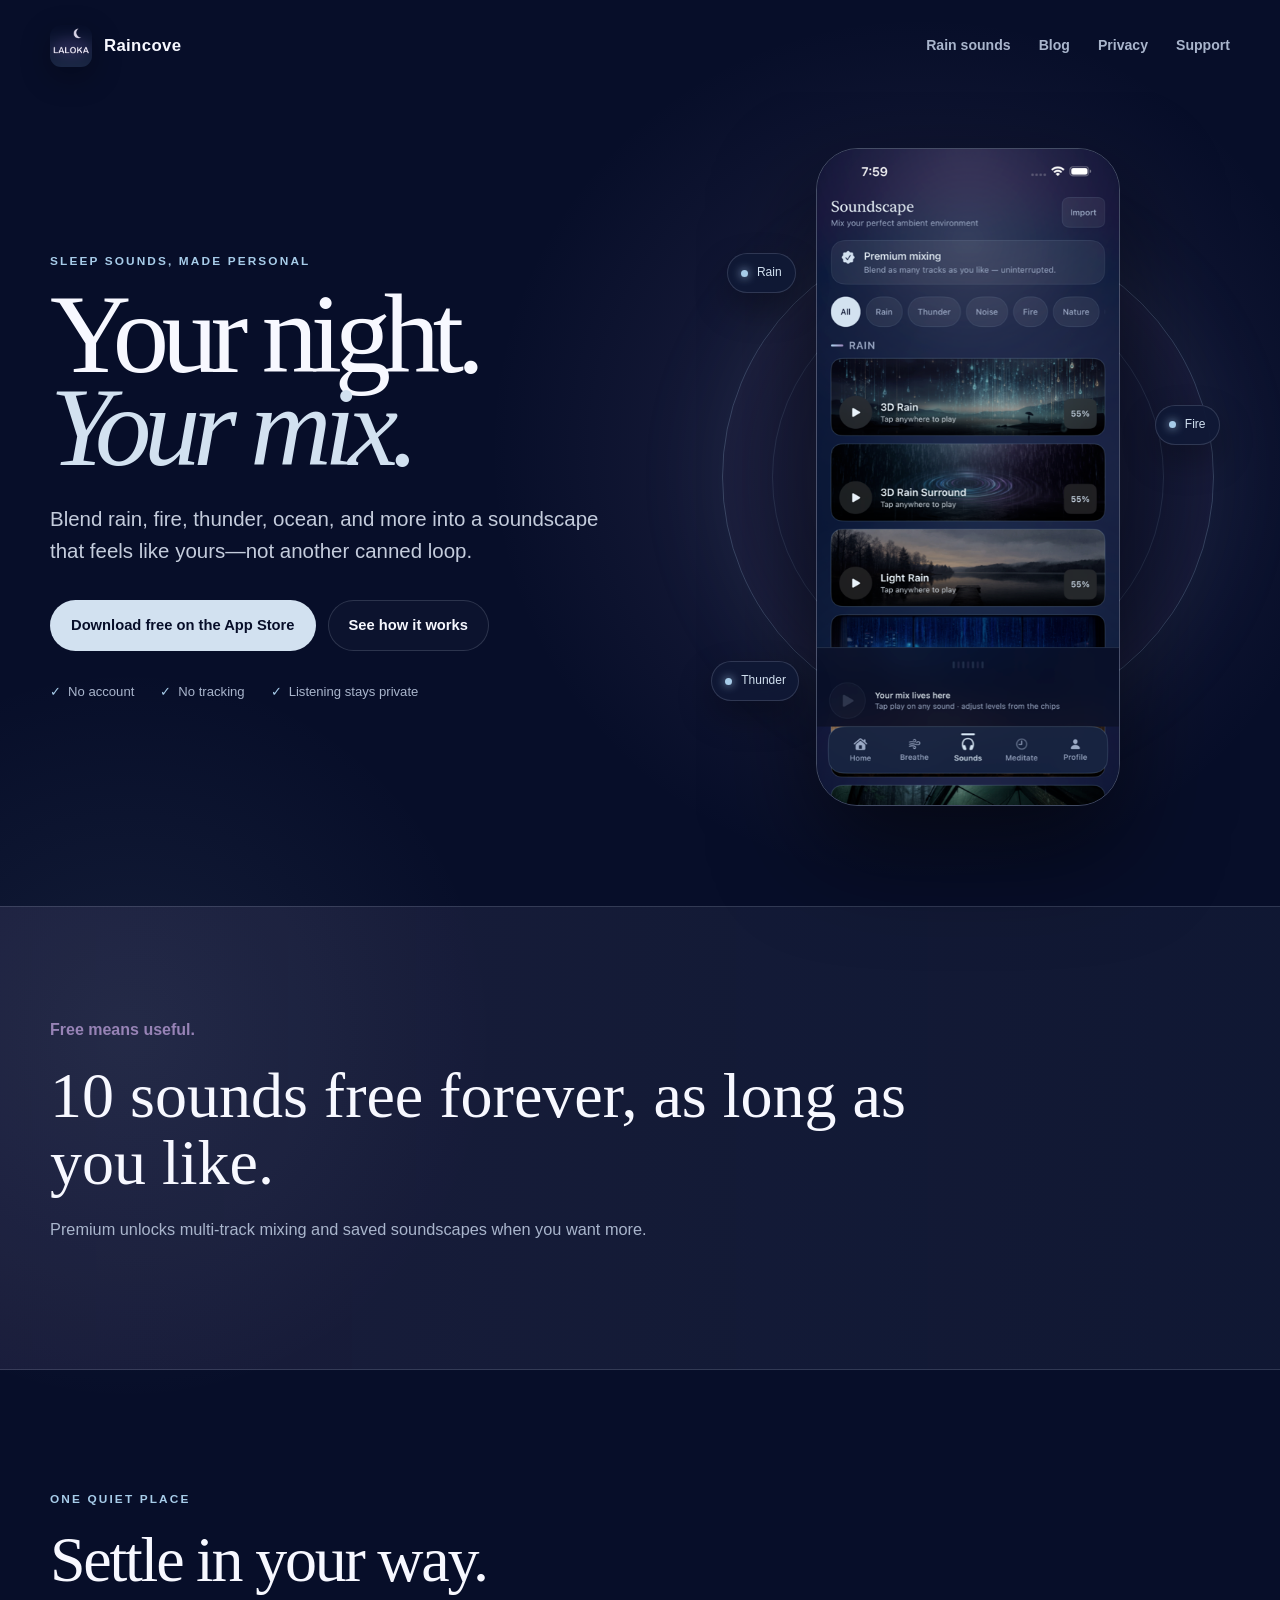
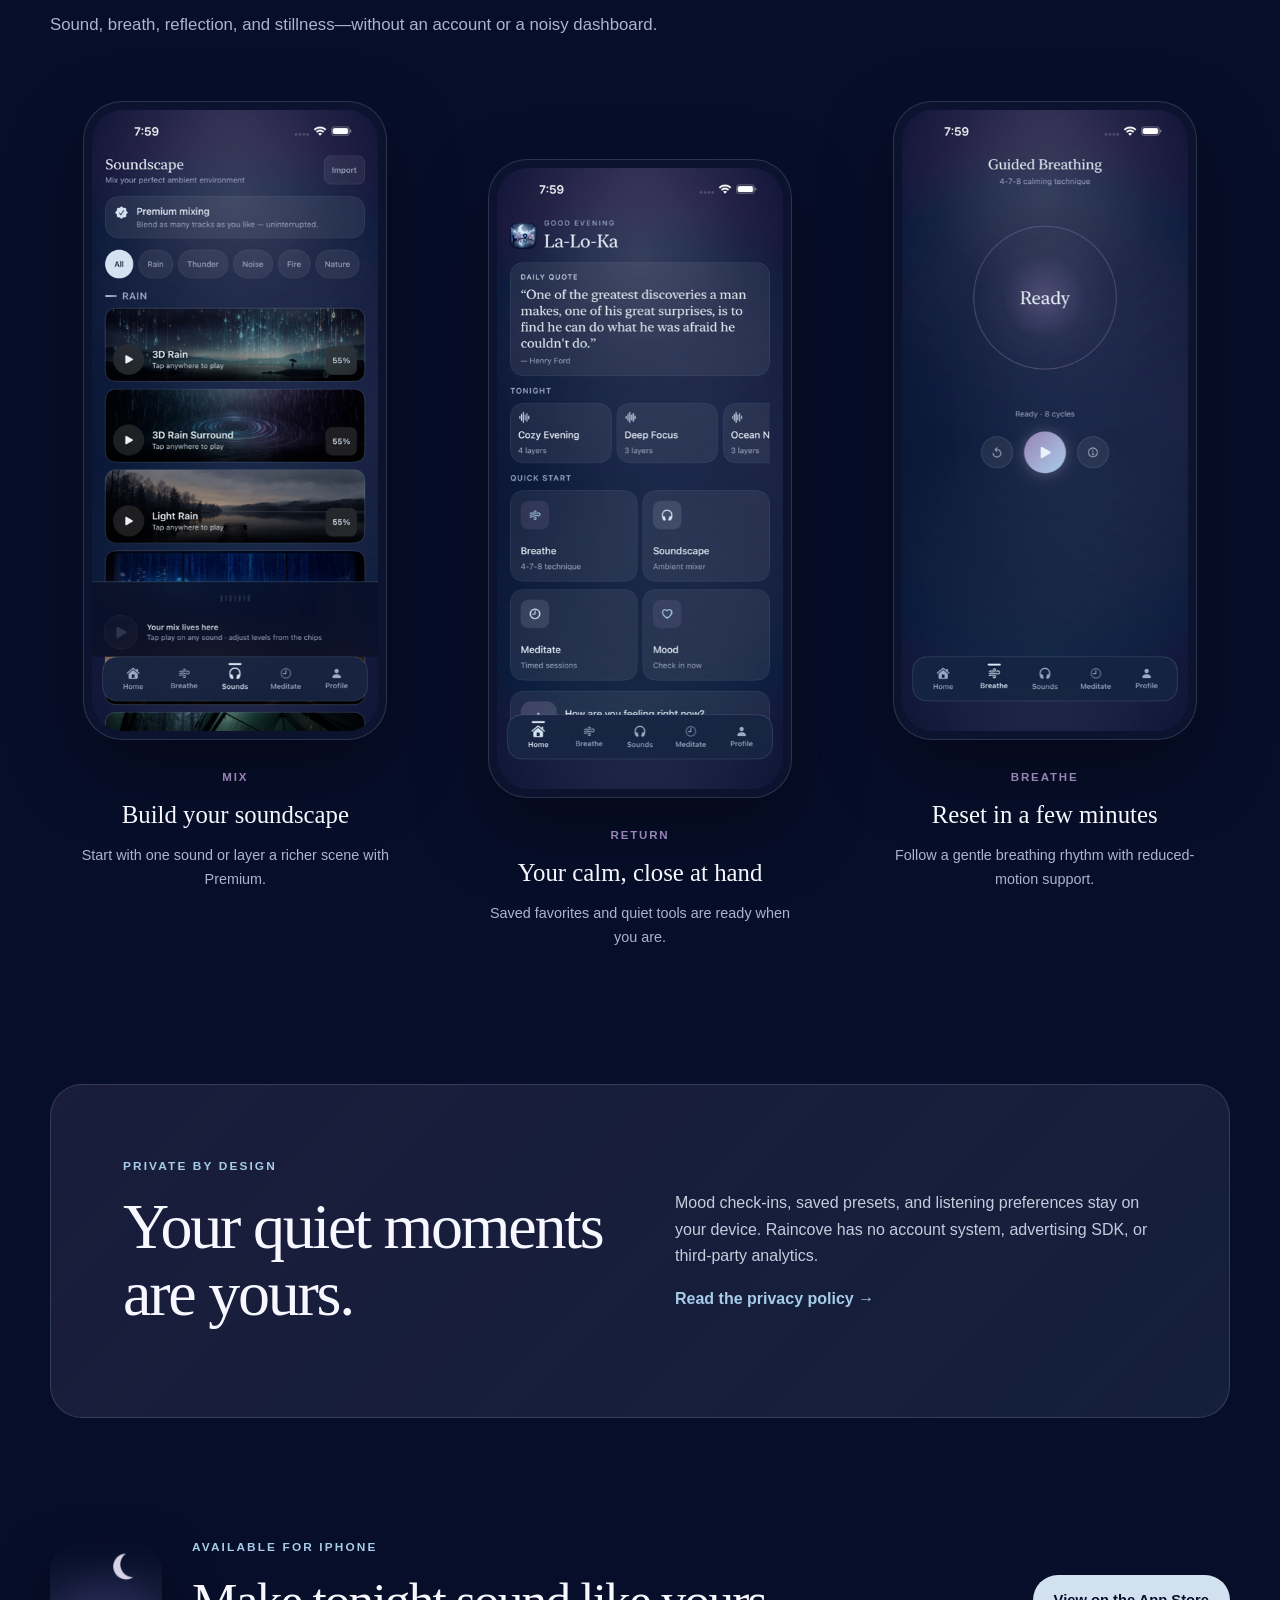
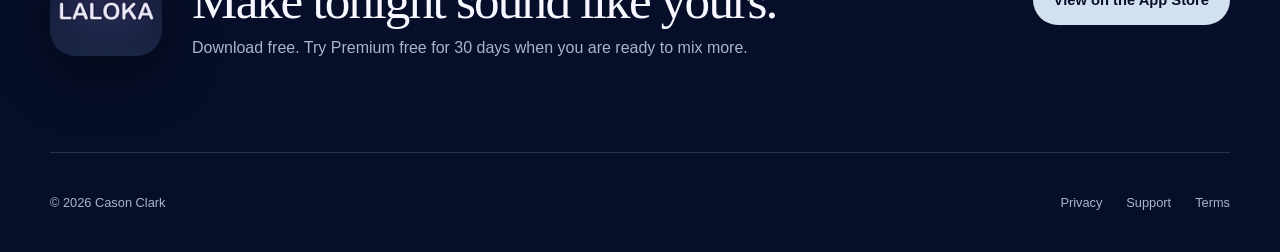
<file: index.html>
<!doctype html>
<html lang="en">
<head>
  <meta charset="utf-8">
  <meta name="viewport" content="width=device-width, initial-scale=1">
  <title>Raincove — Sleep Sounds Made Personal</title>
  <meta name="description" content="Build a calming soundscape with rain, fire, thunder, ocean, and more. Raincove is private, offline-first, and requires no account.">
  <meta name="theme-color" content="#070e29">
  <meta name="apple-itunes-app" content="app-id=6794245637">
  <link rel="canonical" href="https://ai-ev1lc0rp.github.io/seren-legal/">
  <meta property="og:title" content="Raincove — Your night. Your mix.">
  <meta property="og:description" content="Personal soundscapes for sleep, focus, breathing, and calm.">
  <meta property="og:type" content="website">
  <link rel="icon" href="./assets/app-icon.png">
  <link rel="stylesheet" href="./styles.css">
</head>
<body>
  <header class="site-header">
    <a class="brand" href="./" aria-label="Raincove home">
      <img src="./assets/app-icon.png" alt="" width="42" height="42">
      <span>Raincove</span>
    </a>
    <nav aria-label="Main navigation">
      <a href="./rain-sounds/">Rain sounds</a>
      <a href="./blog/">Blog</a>
      <a href="./privacy.html">Privacy</a>
      <a href="./support.html">Support</a>
    </nav>
  </header>

  <main>
    <section class="hero">
      <div class="hero-copy">
        <p class="eyebrow">Sleep sounds, made personal</p>
        <h1>Your night.<br><em>Your mix.</em></h1>
        <p class="lede">Blend rain, fire, thunder, ocean, and more into a soundscape that feels like yours—not another canned loop.</p>
        <div class="hero-actions">
          <a class="button primary" href="https://apps.apple.com/app/apple-store/id6794245637?pt=129209463&amp;ct=web-home&amp;mt=8">Download free on the App Store</a>
          <a class="button secondary" href="#experience">See how it works</a>
        </div>
        <ul class="trust-list" aria-label="Privacy highlights">
          <li>No account</li>
          <li>No tracking</li>
          <li>Listening stays private</li>
        </ul>
      </div>

      <div class="hero-visual" aria-label="Raincove app preview">
        <div class="moon-orbit" aria-hidden="true"></div>
        <img class="hero-phone" src="./assets/sounds.png" alt="Raincove soundscape mixer showing rain sounds">
        <div class="mix-note note-rain"><span></span>Rain</div>
        <div class="mix-note note-fire"><span></span>Fire</div>
        <div class="mix-note note-thunder"><span></span>Thunder</div>
      </div>
    </section>

    <section class="promise" aria-label="Free listening promise">
      <p>Free means useful.</p>
      <h2>10 sounds free forever, as long as you like.</h2>
      <p>Premium unlocks multi-track mixing and saved soundscapes when you want more.</p>
    </section>

    <section class="experience" id="experience">
      <div class="section-heading">
        <p class="eyebrow">One quiet place</p>
        <h2>Settle in your way.</h2>
        <p>Sound, breath, reflection, and stillness—without an account or a noisy dashboard.</p>
      </div>

      <div class="phone-gallery">
        <article class="phone-card">
          <div class="phone-frame"><img src="./assets/sounds.png" alt="Soundscape mixer with rain sounds and simple controls"></div>
          <p class="card-kicker">Mix</p>
          <h3>Build your soundscape</h3>
          <p>Start with one sound or layer a richer scene with Premium.</p>
        </article>
        <article class="phone-card featured">
          <div class="phone-frame"><img src="./assets/home.png" alt="Raincove home screen with meditation timer and saved sounds"></div>
          <p class="card-kicker">Return</p>
          <h3>Your calm, close at hand</h3>
          <p>Saved favorites and quiet tools are ready when you are.</p>
        </article>
        <article class="phone-card">
          <div class="phone-frame"><img src="./assets/breathe.png" alt="Guided breathing screen in Raincove"></div>
          <p class="card-kicker">Breathe</p>
          <h3>Reset in a few minutes</h3>
          <p>Follow a gentle breathing rhythm with reduced-motion support.</p>
        </article>
      </div>
    </section>

    <section class="privacy-callout">
      <div>
        <p class="eyebrow">Private by design</p>
        <h2>Your quiet moments are yours.</h2>
      </div>
      <div class="privacy-copy">
        <p>Mood check-ins, saved presets, and listening preferences stay on your device. Raincove has no account system, advertising SDK, or third-party analytics.</p>
        <a href="./privacy.html">Read the privacy policy <span aria-hidden="true">→</span></a>
      </div>
    </section>

    <section class="final-cta">
      <img src="./assets/app-icon.png" alt="Raincove app icon" width="112" height="112">
      <div>
        <p class="eyebrow">Available for iPhone</p>
        <h2>Make tonight sound like yours.</h2>
        <p>Download free. Try Premium free for 30 days when you are ready to mix more.</p>
      </div>
      <a class="button primary" href="https://apps.apple.com/app/apple-store/id6794245637?pt=129209463&amp;ct=web-home&amp;mt=8">View on the App Store</a>
    </section>
  </main>

  <footer>
    <span>© 2026 Cason Clark</span>
    <a href="./privacy.html">Privacy</a>
    <a href="./support.html">Support</a>
    <a href="https://www.apple.com/legal/internet-services/itunes/dev/stdeula/">Terms</a>
  </footer>
</body>
</html>
</file>
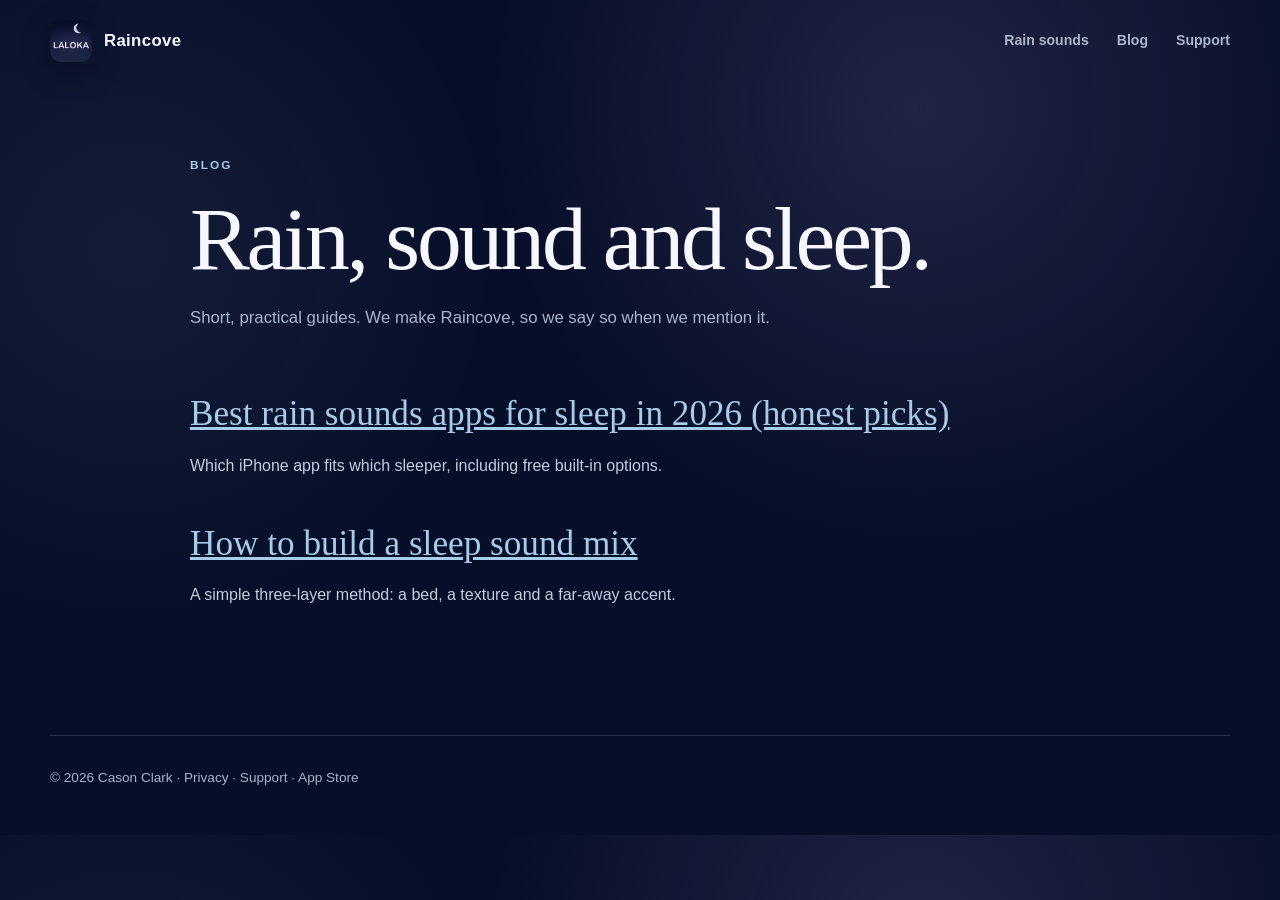
<file: blog/index.html>
<!doctype html>
<html lang="en">
<head>
  <meta charset="utf-8">
  <meta name="viewport" content="width=device-width, initial-scale=1">
  <title>Raincove Blog: Rain, Sleep Sounds &amp; Better Nights</title>
  <meta name="description" content="Guides on rain sounds, sleep sound mixing and quieter nights from the maker of Raincove.">
  <link rel="canonical" href="https://ai-ev1lc0rp.github.io/seren-legal/blog/">
  <meta name="theme-color" content="#070e29">
  <meta name="apple-itunes-app" content="app-id=6794245637">
  <meta property="og:title" content="Raincove Blog: Rain, Sleep Sounds &amp; Better Nights">
  <meta property="og:description" content="Guides on rain sounds, sleep sound mixing and quieter nights from the maker of Raincove.">
  <meta property="og:type" content="website">
  <meta property="og:url" content="https://ai-ev1lc0rp.github.io/seren-legal/blog/">
  <meta property="og:image" content="https://ai-ev1lc0rp.github.io/seren-legal/assets/app-icon.png">
  <meta name="twitter:card" content="summary">
  <link rel="icon" href="../assets/app-icon.png">
  <link rel="stylesheet" href="../styles.css">
  <link rel="stylesheet" href="../blog.css">
  <script type="application/ld+json">{"@context": "https://schema.org", "@type": "Blog", "name": "Raincove Blog"}</script>
</head>
<body>
  <header class="site-header compact">
    <a class="brand" href="../" aria-label="Raincove home">
      <img src="../assets/app-icon.png" alt="" width="42" height="42">
      <span>Raincove</span>
    </a>
    <nav aria-label="Main navigation">
      <a href="../rain-sounds/">Rain sounds</a>
      <a href="../blog/">Blog</a>
      <a href="../support.html">Support</a>
    </nav>
  </header>

  <main class="document-page">
    <div class="document-heading"><p class="eyebrow">Blog</p><h1>Rain, sound and sleep.</h1><p>Short, practical guides. We make Raincove, so we say so when we mention it.</p></div>
    <section class="prose">
      <h2><a href="best-rain-sounds-for-sleep-2026/">Best rain sounds apps for sleep in 2026 (honest picks)</a></h2>
      <p>Which iPhone app fits which sleeper, including free built-in options.</p>
      <h2><a href="how-to-build-a-sleep-sound-mix/">How to build a sleep sound mix</a></h2>
      <p>A simple three-layer method: a bed, a texture and a far-away accent.</p>
    </section>
  </main>

  <footer>
    <p>© 2026 Cason Clark · <a href="../privacy.html">Privacy</a> · <a href="../support.html">Support</a> · <a href="https://apps.apple.com/app/apple-store/id6794245637?pt=129209463&ct=blog&mt=8">App Store</a></p>
  </footer>
</body>
</html>
</file>
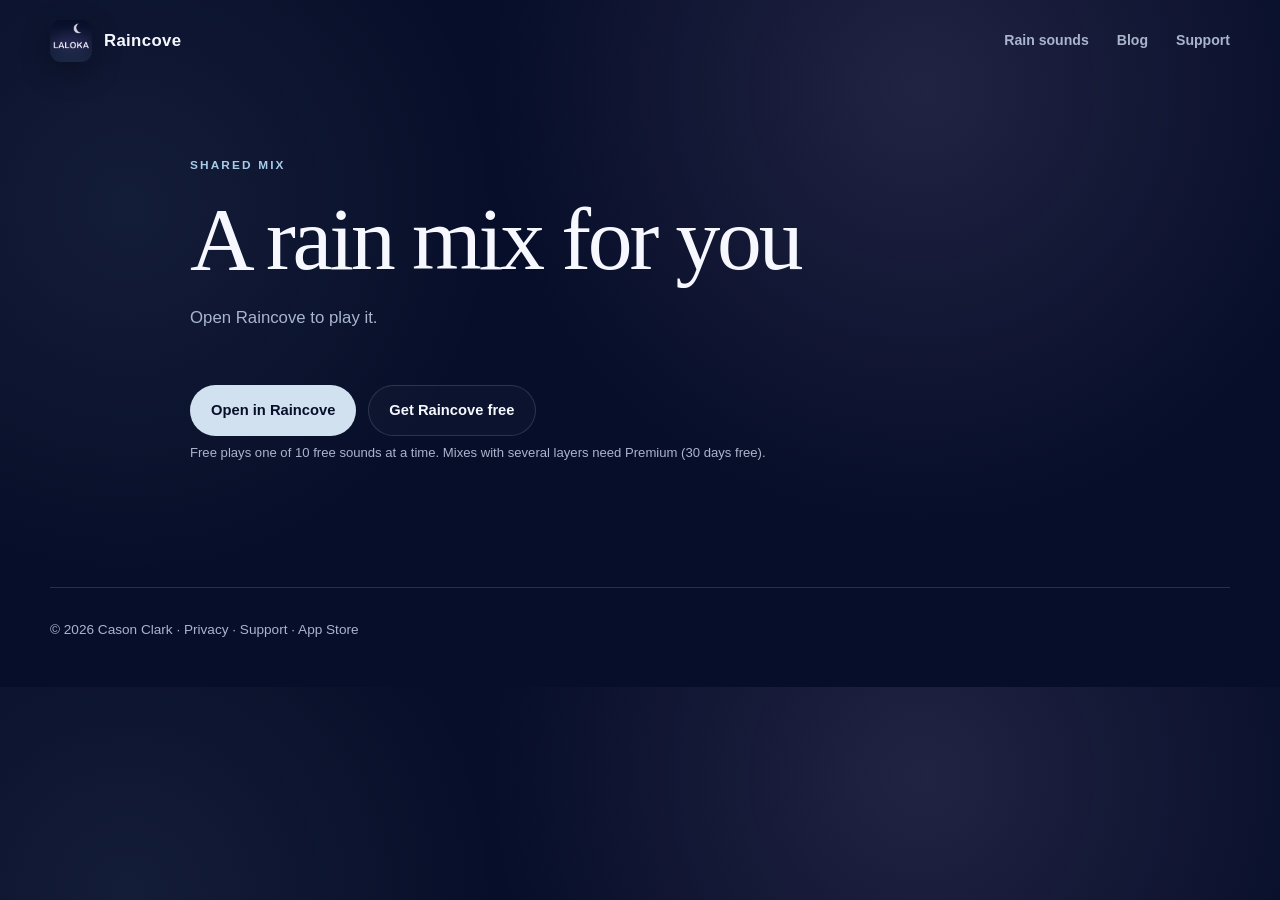
<file: mix/index.html>
<!doctype html>
<html lang="en">
<head>
  <meta charset="utf-8">
  <meta name="viewport" content="width=device-width, initial-scale=1">
  <title>Open this Raincove mix</title>
  <meta name="description" content="Someone shared a Raincove rain mix with you. Open it in the app or get Raincove free for iPhone.">
  <link rel="canonical" href="https://ai-ev1lc0rp.github.io/seren-legal/mix/">
  <meta name="theme-color" content="#070e29">
  <meta name="apple-itunes-app" content="app-id=6794245637">
  <meta property="og:title" content="Open this Raincove mix">
  <meta property="og:description" content="Someone shared a Raincove rain mix with you. Open it in the app or get Raincove free for iPhone.">
  <meta property="og:type" content="website">
  <meta property="og:url" content="https://ai-ev1lc0rp.github.io/seren-legal/mix/">
  <meta property="og:image" content="https://ai-ev1lc0rp.github.io/seren-legal/assets/app-icon.png">
  <meta name="twitter:card" content="summary">
  <link rel="icon" href="../assets/app-icon.png">
  <link rel="stylesheet" href="../styles.css">
  <link rel="stylesheet" href="../blog.css">
  <script type="application/ld+json">{"@context": "https://schema.org", "@type": "MobileApplication", "name": "Raincove", "operatingSystem": "iOS 18.0 or later", "applicationCategory": "HealthApplication", "url": "https://apps.apple.com/us/app/la-lo-ka/id6794245637", "offers": {"@type": "Offer", "price": "0", "priceCurrency": "USD"}, "author": {"@type": "Person", "name": "Cason Clark"}}</script>
</head>
<body>
  <header class="site-header compact">
    <a class="brand" href="../" aria-label="Raincove home">
      <img src="../assets/app-icon.png" alt="" width="42" height="42">
      <span>Raincove</span>
    </a>
    <nav aria-label="Main navigation">
      <a href="../rain-sounds/">Rain sounds</a>
      <a href="../blog/">Blog</a>
      <a href="../support.html">Support</a>
    </nav>
  </header>

  <main class="document-page">
    <div class="document-heading"><p class="eyebrow">Shared mix</p><h1 id="title">A rain mix for you</h1><p id="layers">Loading layers…</p></div>
    <p class="cta-row"><a class="button primary" id="open" href="#">Open in Raincove</a> <a class="button secondary" href="https://apps.apple.com/app/apple-store/id6794245637?pt=129209463&ct=share-mix&mt=8">Get Raincove free</a></p>
    <p class="fine">Free plays one of 10 free sounds at a time. Mixes with several layers need Premium (30 days free).</p>
  </main>
  <script>
  (function(){
    var q=new URLSearchParams(location.search), n=q.get('n')||'', l=q.get('l')||'';
    if(!/^[A-Za-z0-9 _.,:'&()-]{0,60}$/.test(n)) n='';
    if(!/^[a-z0-9-]+:[0-9]{1,3}(,[a-z0-9-]+:[0-9]{1,3}){0,11}$/.test(l)) l='';
    if(n) document.getElementById('title').textContent=n;
    document.getElementById('layers').textContent = l ? l.split(',').map(function(p){var a=p.split(':');return a[0].replace(/-/g,' ')+' '+a[1]+'%';}).join(' · ') : 'Open Raincove to play it.';
    var deep='laloka://mix/v1?'+(n?'n='+encodeURIComponent(n)+'&':'')+(l?'l='+encodeURIComponent(l):'');
    document.getElementById('open').href=deep;
  })();
  </script>

  <footer>
    <p>© 2026 Cason Clark · <a href="../privacy.html">Privacy</a> · <a href="../support.html">Support</a> · <a href="https://apps.apple.com/app/apple-store/id6794245637?pt=129209463&ct=share-mix&mt=8">App Store</a></p>
  </footer>
</body>
</html>
</file>
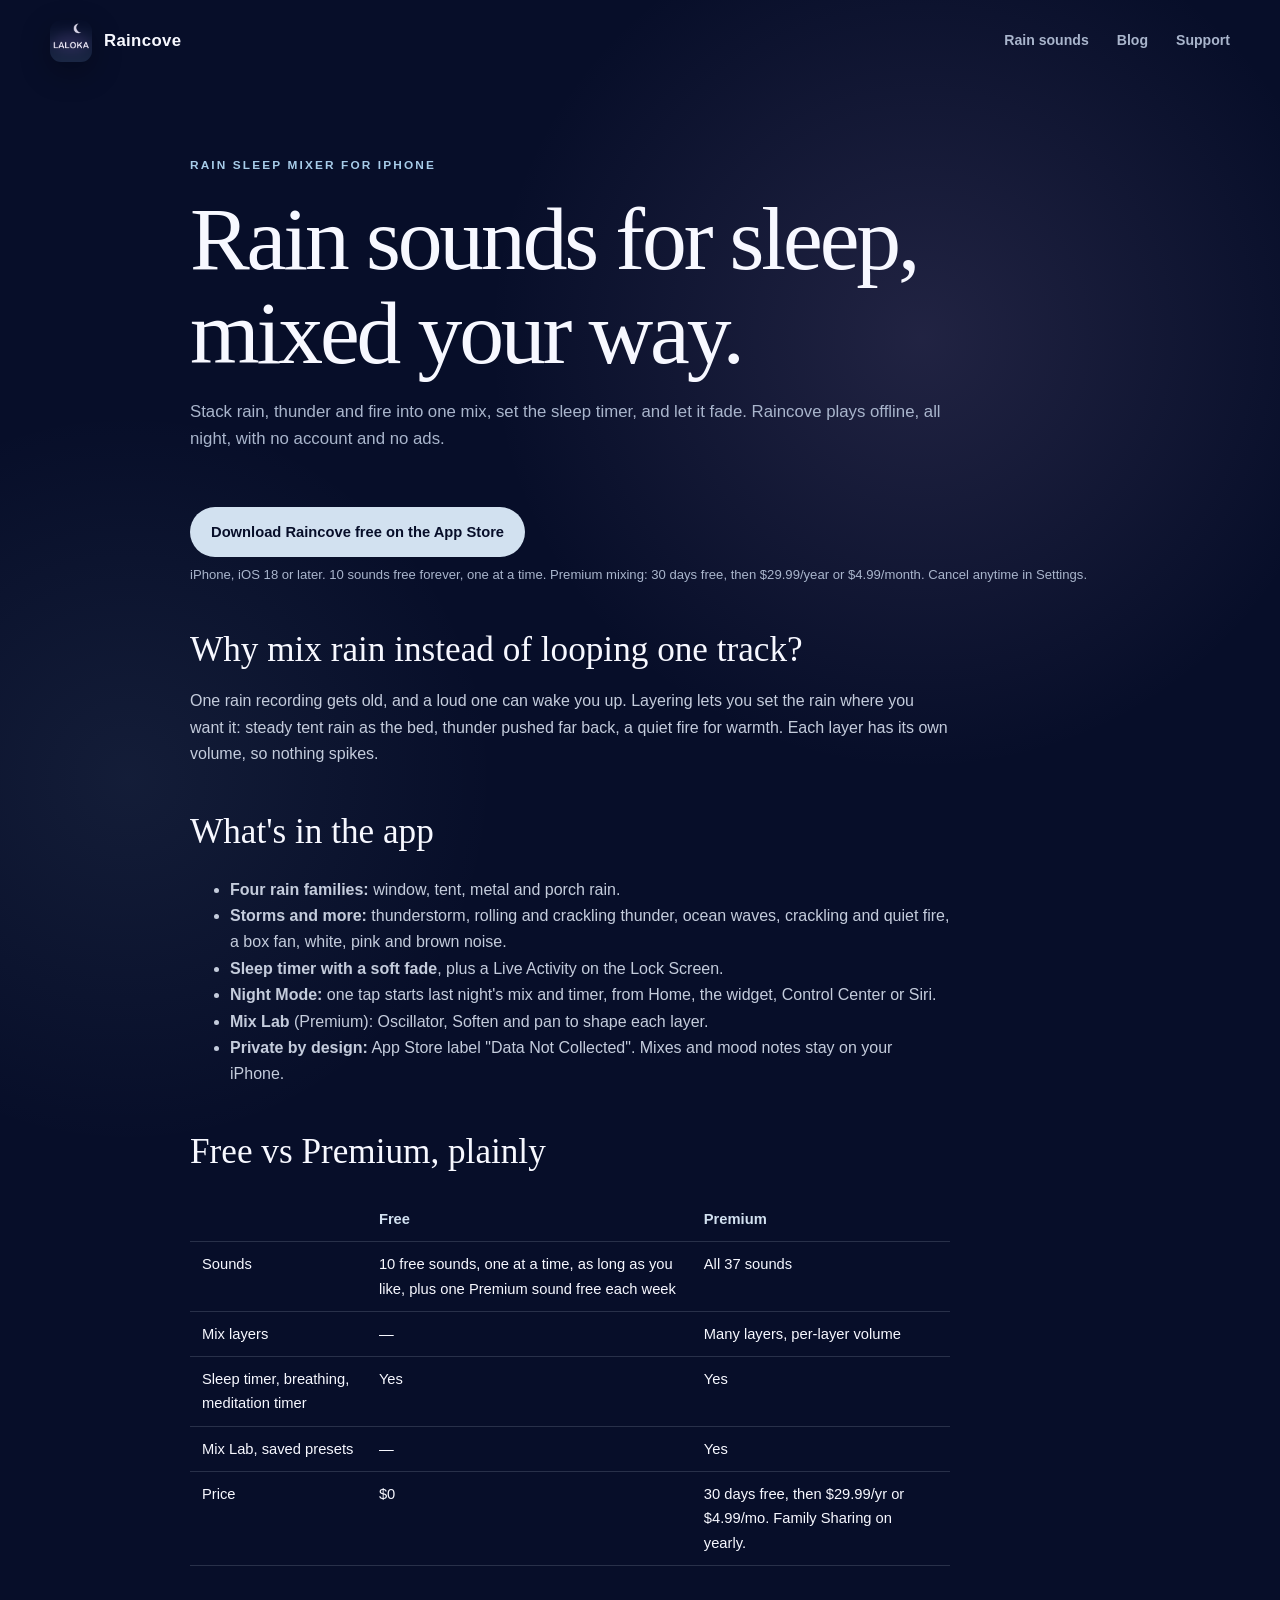
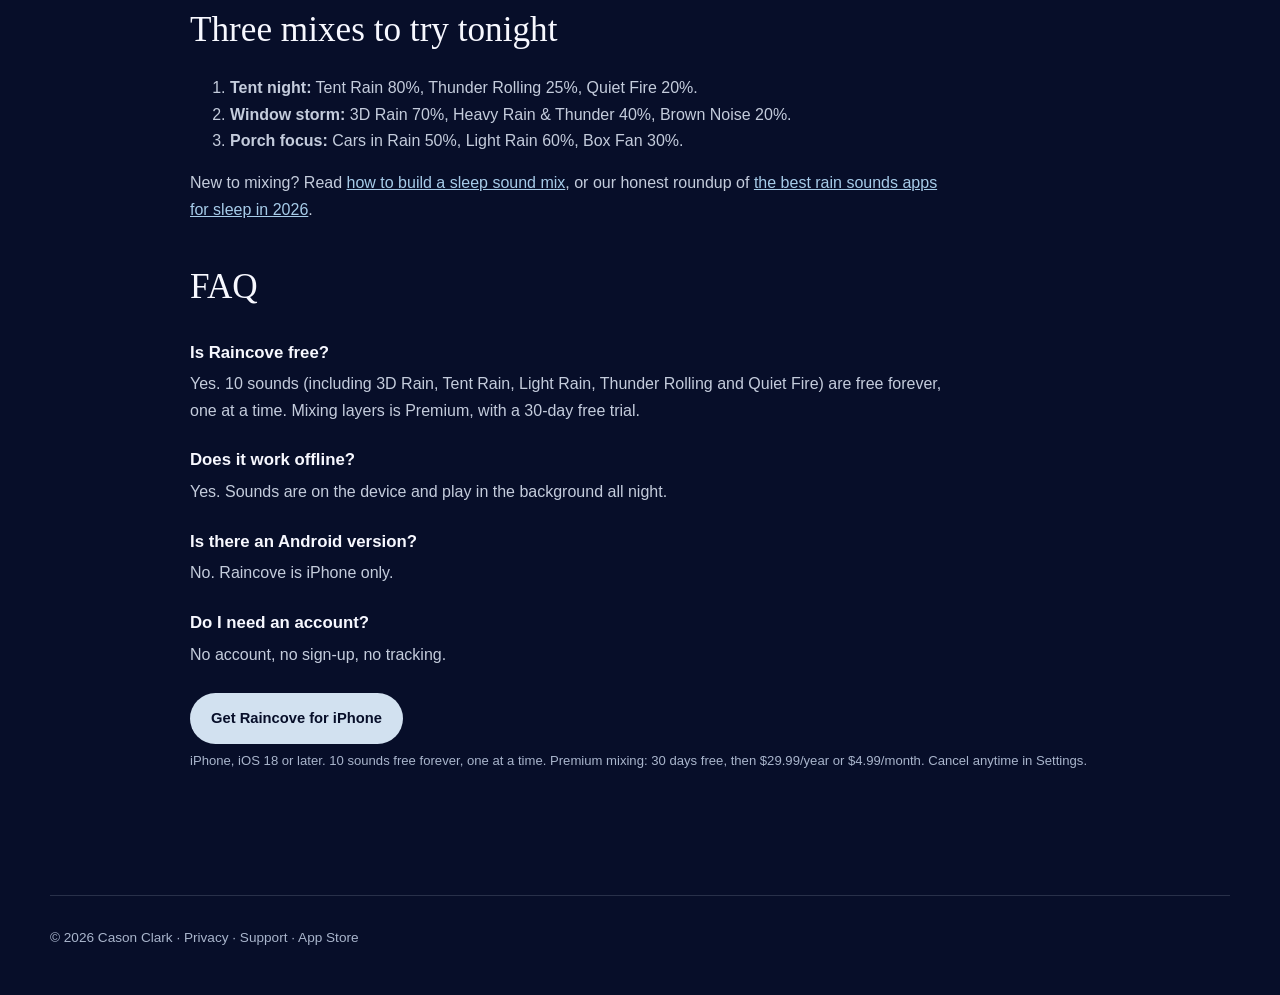
<file: rain-sounds/index.html>
<!doctype html>
<html lang="en">
<head>
  <meta charset="utf-8">
  <meta name="viewport" content="width=device-width, initial-scale=1">
  <title>Rain Sounds for Sleep on iPhone: Mix Rain, Thunder &amp; Fire | Raincove</title>
  <meta name="description" content="Raincove is a rain sleep mixer for iPhone. Stack tent rain, thunder and a quiet fire, set a fade-out timer, and sleep. One sound free forever. No account, no ads.">
  <link rel="canonical" href="https://ai-ev1lc0rp.github.io/seren-legal/rain-sounds/">
  <meta name="theme-color" content="#070e29">
  <meta name="apple-itunes-app" content="app-id=6794245637">
  <meta property="og:title" content="Rain Sounds for Sleep on iPhone: Mix Rain, Thunder &amp; Fire | Raincove">
  <meta property="og:description" content="Raincove is a rain sleep mixer for iPhone. Stack tent rain, thunder and a quiet fire, set a fade-out timer, and sleep. One sound free forever. No account, no ads.">
  <meta property="og:type" content="website">
  <meta property="og:url" content="https://ai-ev1lc0rp.github.io/seren-legal/rain-sounds/">
  <meta property="og:image" content="https://ai-ev1lc0rp.github.io/seren-legal/assets/app-icon.png">
  <meta name="twitter:card" content="summary">
  <link rel="icon" href="../assets/app-icon.png">
  <link rel="stylesheet" href="../styles.css">
  <link rel="stylesheet" href="../blog.css">
  <script type="application/ld+json">{"@context": "https://schema.org", "@type": "MobileApplication", "name": "Raincove", "operatingSystem": "iOS 18.0 or later", "applicationCategory": "HealthApplication", "url": "https://apps.apple.com/us/app/la-lo-ka/id6794245637", "offers": {"@type": "Offer", "price": "0", "priceCurrency": "USD"}, "author": {"@type": "Person", "name": "Cason Clark"}}</script>
</head>
<body>
  <header class="site-header compact">
    <a class="brand" href="../" aria-label="Raincove home">
      <img src="../assets/app-icon.png" alt="" width="42" height="42">
      <span>Raincove</span>
    </a>
    <nav aria-label="Main navigation">
      <a href="../rain-sounds/">Rain sounds</a>
      <a href="../blog/">Blog</a>
      <a href="../support.html">Support</a>
    </nav>
  </header>

  <main class="document-page">
    <div class="document-heading">
      <p class="eyebrow">Rain sleep mixer for iPhone</p>
      <h1>Rain sounds for sleep, mixed your way.</h1>
      <p>Stack rain, thunder and fire into one mix, set the sleep timer, and let it fade. Raincove plays offline, all night, with no account and no ads.</p>
    </div>
    <p class="cta-row"><a class="button primary" href="https://apps.apple.com/app/apple-store/id6794245637?pt=129209463&ct=web-landing&mt=8">Download Raincove free on the App Store</a></p>
<p class="fine">iPhone, iOS 18 or later. 10 sounds free forever, one at a time. Premium mixing: 30 days free, then $29.99/year or $4.99/month. Cancel anytime in Settings.</p>
    <section class="prose">
      <h2>Why mix rain instead of looping one track?</h2>
      <p>One rain recording gets old, and a loud one can wake you up. Layering lets you set the rain where you want it: steady tent rain as the bed, thunder pushed far back, a quiet fire for warmth. Each layer has its own volume, so nothing spikes.</p>
      <h2>What's in the app</h2>
      <ul>
        <li><strong>Four rain families:</strong> window, tent, metal and porch rain.</li>
        <li><strong>Storms and more:</strong> thunderstorm, rolling and crackling thunder, ocean waves, crackling and quiet fire, a box fan, white, pink and brown noise.</li>
        <li><strong>Sleep timer with a soft fade</strong>, plus a Live Activity on the Lock Screen.</li>
        <li><strong>Night Mode:</strong> one tap starts last night's mix and timer, from Home, the widget, Control Center or Siri.</li>
        <li><strong>Mix Lab</strong> (Premium): Oscillator, Soften and pan to shape each layer.</li>
        <li><strong>Private by design:</strong> App Store label "Data Not Collected". Mixes and mood notes stay on your iPhone.</li>
      </ul>
      <h2>Free vs Premium, plainly</h2>
      <table>
        <tr><th></th><th>Free</th><th>Premium</th></tr>
        <tr><td>Sounds</td><td>10 free sounds, one at a time, as long as you like, plus one Premium sound free each week</td><td>All 37 sounds</td></tr>
        <tr><td>Mix layers</td><td>—</td><td>Many layers, per-layer volume</td></tr>
        <tr><td>Sleep timer, breathing, meditation timer</td><td>Yes</td><td>Yes</td></tr>
        <tr><td>Mix Lab, saved presets</td><td>—</td><td>Yes</td></tr>
        <tr><td>Price</td><td>$0</td><td>30 days free, then $29.99/yr or $4.99/mo. Family Sharing on yearly.</td></tr>
      </table>
      <h2>Three mixes to try tonight</h2>
      <ol>
        <li><strong>Tent night:</strong> Tent Rain 80%, Thunder Rolling 25%, Quiet Fire 20%.</li>
        <li><strong>Window storm:</strong> 3D Rain 70%, Heavy Rain &amp; Thunder 40%, Brown Noise 20%.</li>
        <li><strong>Porch focus:</strong> Cars in Rain 50%, Light Rain 60%, Box Fan 30%.</li>
      </ol>
      <p>New to mixing? Read <a href="../blog/how-to-build-a-sleep-sound-mix/">how to build a sleep sound mix</a>, or our honest roundup of <a href="../blog/best-rain-sounds-for-sleep-2026/">the best rain sounds apps for sleep in 2026</a>.</p>
      <h2>FAQ</h2>
      <h3>Is Raincove free?</h3><p>Yes. 10 sounds (including 3D Rain, Tent Rain, Light Rain, Thunder Rolling and Quiet Fire) are free forever, one at a time. Mixing layers is Premium, with a 30-day free trial.</p>
      <h3>Does it work offline?</h3><p>Yes. Sounds are on the device and play in the background all night.</p>
      <h3>Is there an Android version?</h3><p>No. Raincove is iPhone only.</p>
      <h3>Do I need an account?</h3><p>No account, no sign-up, no tracking.</p>
    </section>
    <p class="cta-row"><a class="button primary" href="https://apps.apple.com/app/apple-store/id6794245637?pt=129209463&ct=web-landing&mt=8">Get Raincove for iPhone</a></p>
<p class="fine">iPhone, iOS 18 or later. 10 sounds free forever, one at a time. Premium mixing: 30 days free, then $29.99/year or $4.99/month. Cancel anytime in Settings.</p>
  </main>

  <footer>
    <p>© 2026 Cason Clark · <a href="../privacy.html">Privacy</a> · <a href="../support.html">Support</a> · <a href="https://apps.apple.com/app/apple-store/id6794245637?pt=129209463&ct=web-landing&mt=8">App Store</a></p>
  </footer>
</body>
</html>
</file>
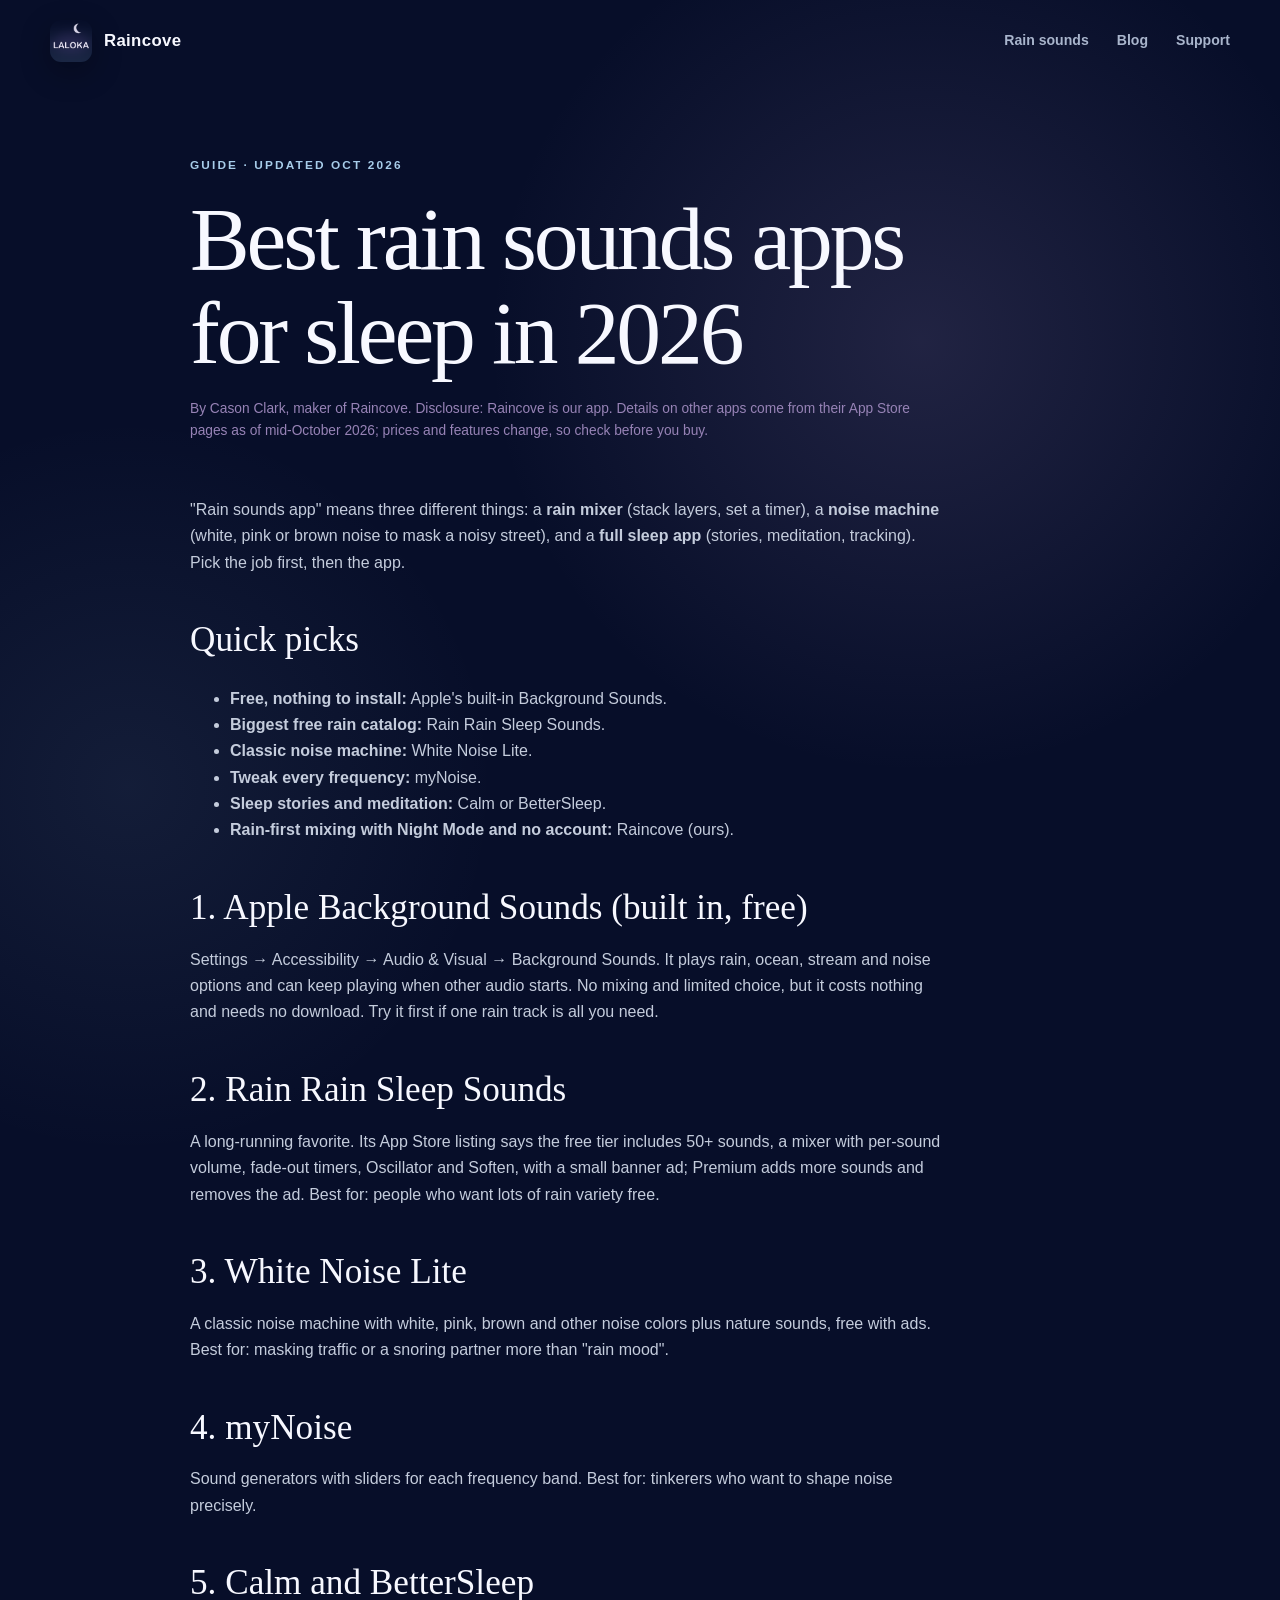
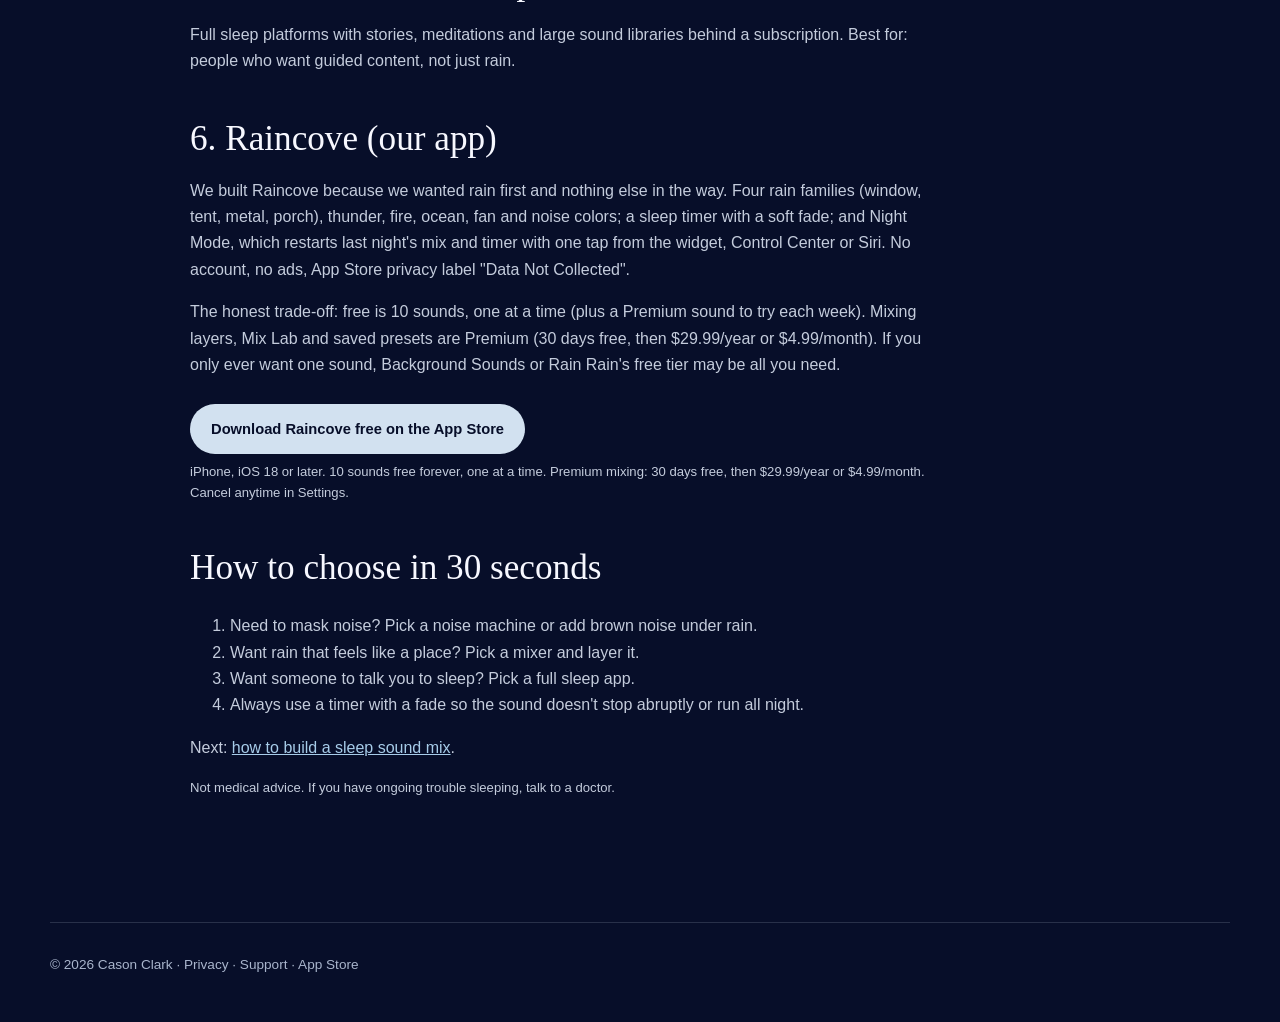
<file: blog/best-rain-sounds-for-sleep-2026/index.html>
<!doctype html>
<html lang="en">
<head>
  <meta charset="utf-8">
  <meta name="viewport" content="width=device-width, initial-scale=1">
  <title>Best Rain Sounds Apps for Sleep in 2026 (Honest Picks for iPhone)</title>
  <meta name="description" content="An honest guide to rain sounds apps for sleep on iPhone in 2026: free built-in options, mixers, noise machines and full sleep apps, and who each one fits.">
  <link rel="canonical" href="https://ai-ev1lc0rp.github.io/seren-legal/blog/best-rain-sounds-for-sleep-2026/">
  <meta name="theme-color" content="#070e29">
  <meta name="apple-itunes-app" content="app-id=6794245637">
  <meta property="og:title" content="Best Rain Sounds Apps for Sleep in 2026 (Honest Picks for iPhone)">
  <meta property="og:description" content="An honest guide to rain sounds apps for sleep on iPhone in 2026: free built-in options, mixers, noise machines and full sleep apps, and who each one fits.">
  <meta property="og:type" content="article">
  <meta property="og:url" content="https://ai-ev1lc0rp.github.io/seren-legal/blog/best-rain-sounds-for-sleep-2026/">
  <meta property="og:image" content="https://ai-ev1lc0rp.github.io/seren-legal/assets/app-icon.png">
  <meta name="twitter:card" content="summary">
  <link rel="icon" href="../../assets/app-icon.png">
  <link rel="stylesheet" href="../../styles.css">
  <link rel="stylesheet" href="../../blog.css">
  <script type="application/ld+json">{"@context": "https://schema.org", "@type": "Article", "headline": "Best rain sounds apps for sleep in 2026 (honest picks)", "datePublished": "2026-10-17", "dateModified": "2026-10-17", "author": {"@type": "Person", "name": "Cason Clark"}, "publisher": {"@type": "Person", "name": "Cason Clark"}}</script>
</head>
<body>
  <header class="site-header compact">
    <a class="brand" href="../../" aria-label="Raincove home">
      <img src="../../assets/app-icon.png" alt="" width="42" height="42">
      <span>Raincove</span>
    </a>
    <nav aria-label="Main navigation">
      <a href="../../rain-sounds/">Rain sounds</a>
      <a href="../../blog/">Blog</a>
      <a href="../../support.html">Support</a>
    </nav>
  </header>

  <main class="document-page">
    <div class="document-heading">
      <p class="eyebrow">Guide · Updated Oct 2026</p>
      <h1>Best rain sounds apps for sleep in 2026</h1>
      <p class="meta">By Cason Clark, maker of Raincove. Disclosure: Raincove is our app. Details on other apps come from their App Store pages as of mid-October 2026; prices and features change, so check before you buy.</p>
    </div>
    <section class="prose">
      <p>"Rain sounds app" means three different things: a <strong>rain mixer</strong> (stack layers, set a timer), a <strong>noise machine</strong> (white, pink or brown noise to mask a noisy street), and a <strong>full sleep app</strong> (stories, meditation, tracking). Pick the job first, then the app.</p>

      <h2>Quick picks</h2>
      <ul>
        <li><strong>Free, nothing to install:</strong> Apple's built-in Background Sounds.</li>
        <li><strong>Biggest free rain catalog:</strong> Rain Rain Sleep Sounds.</li>
        <li><strong>Classic noise machine:</strong> White Noise Lite.</li>
        <li><strong>Tweak every frequency:</strong> myNoise.</li>
        <li><strong>Sleep stories and meditation:</strong> Calm or BetterSleep.</li>
        <li><strong>Rain-first mixing with Night Mode and no account:</strong> Raincove (ours).</li>
      </ul>

      <h2>1. Apple Background Sounds (built in, free)</h2>
      <p>Settings → Accessibility → Audio &amp; Visual → Background Sounds. It plays rain, ocean, stream and noise options and can keep playing when other audio starts. No mixing and limited choice, but it costs nothing and needs no download. Try it first if one rain track is all you need.</p>

      <h2>2. Rain Rain Sleep Sounds</h2>
      <p>A long-running favorite. Its App Store listing says the free tier includes 50+ sounds, a mixer with per-sound volume, fade-out timers, Oscillator and Soften, with a small banner ad; Premium adds more sounds and removes the ad. Best for: people who want lots of rain variety free.</p>

      <h2>3. White Noise Lite</h2>
      <p>A classic noise machine with white, pink, brown and other noise colors plus nature sounds, free with ads. Best for: masking traffic or a snoring partner more than "rain mood".</p>

      <h2>4. myNoise</h2>
      <p>Sound generators with sliders for each frequency band. Best for: tinkerers who want to shape noise precisely.</p>

      <h2>5. Calm and BetterSleep</h2>
      <p>Full sleep platforms with stories, meditations and large sound libraries behind a subscription. Best for: people who want guided content, not just rain.</p>

      <h2>6. Raincove (our app)</h2>
      <p>We built Raincove because we wanted rain first and nothing else in the way. Four rain families (window, tent, metal, porch), thunder, fire, ocean, fan and noise colors; a sleep timer with a soft fade; and Night Mode, which restarts last night's mix and timer with one tap from the widget, Control Center or Siri. No account, no ads, App Store privacy label "Data Not Collected".</p>
      <p>The honest trade-off: free is 10 sounds, one at a time (plus a Premium sound to try each week). Mixing layers, Mix Lab and saved presets are Premium (30 days free, then $29.99/year or $4.99/month). If you only ever want one sound, Background Sounds or Rain Rain's free tier may be all you need.</p>
      <p class="cta-row"><a class="button primary" href="https://apps.apple.com/app/apple-store/id6794245637?pt=129209463&ct=blog-best-rain&mt=8">Download Raincove free on the App Store</a></p>
<p class="fine">iPhone, iOS 18 or later. 10 sounds free forever, one at a time. Premium mixing: 30 days free, then $29.99/year or $4.99/month. Cancel anytime in Settings.</p>

      <h2>How to choose in 30 seconds</h2>
      <ol>
        <li>Need to mask noise? Pick a noise machine or add brown noise under rain.</li>
        <li>Want rain that feels like a place? Pick a mixer and layer it.</li>
        <li>Want someone to talk you to sleep? Pick a full sleep app.</li>
        <li>Always use a timer with a fade so the sound doesn't stop abruptly or run all night.</li>
      </ol>
      <p>Next: <a href="../how-to-build-a-sleep-sound-mix/">how to build a sleep sound mix</a>.</p>
      <p class="fine">Not medical advice. If you have ongoing trouble sleeping, talk to a doctor.</p>
    </section>
  </main>

  <footer>
    <p>© 2026 Cason Clark · <a href="../../privacy.html">Privacy</a> · <a href="../../support.html">Support</a> · <a href="https://apps.apple.com/app/apple-store/id6794245637?pt=129209463&ct=blog-best-rain&mt=8">App Store</a></p>
  </footer>
</body>
</html>
</file>
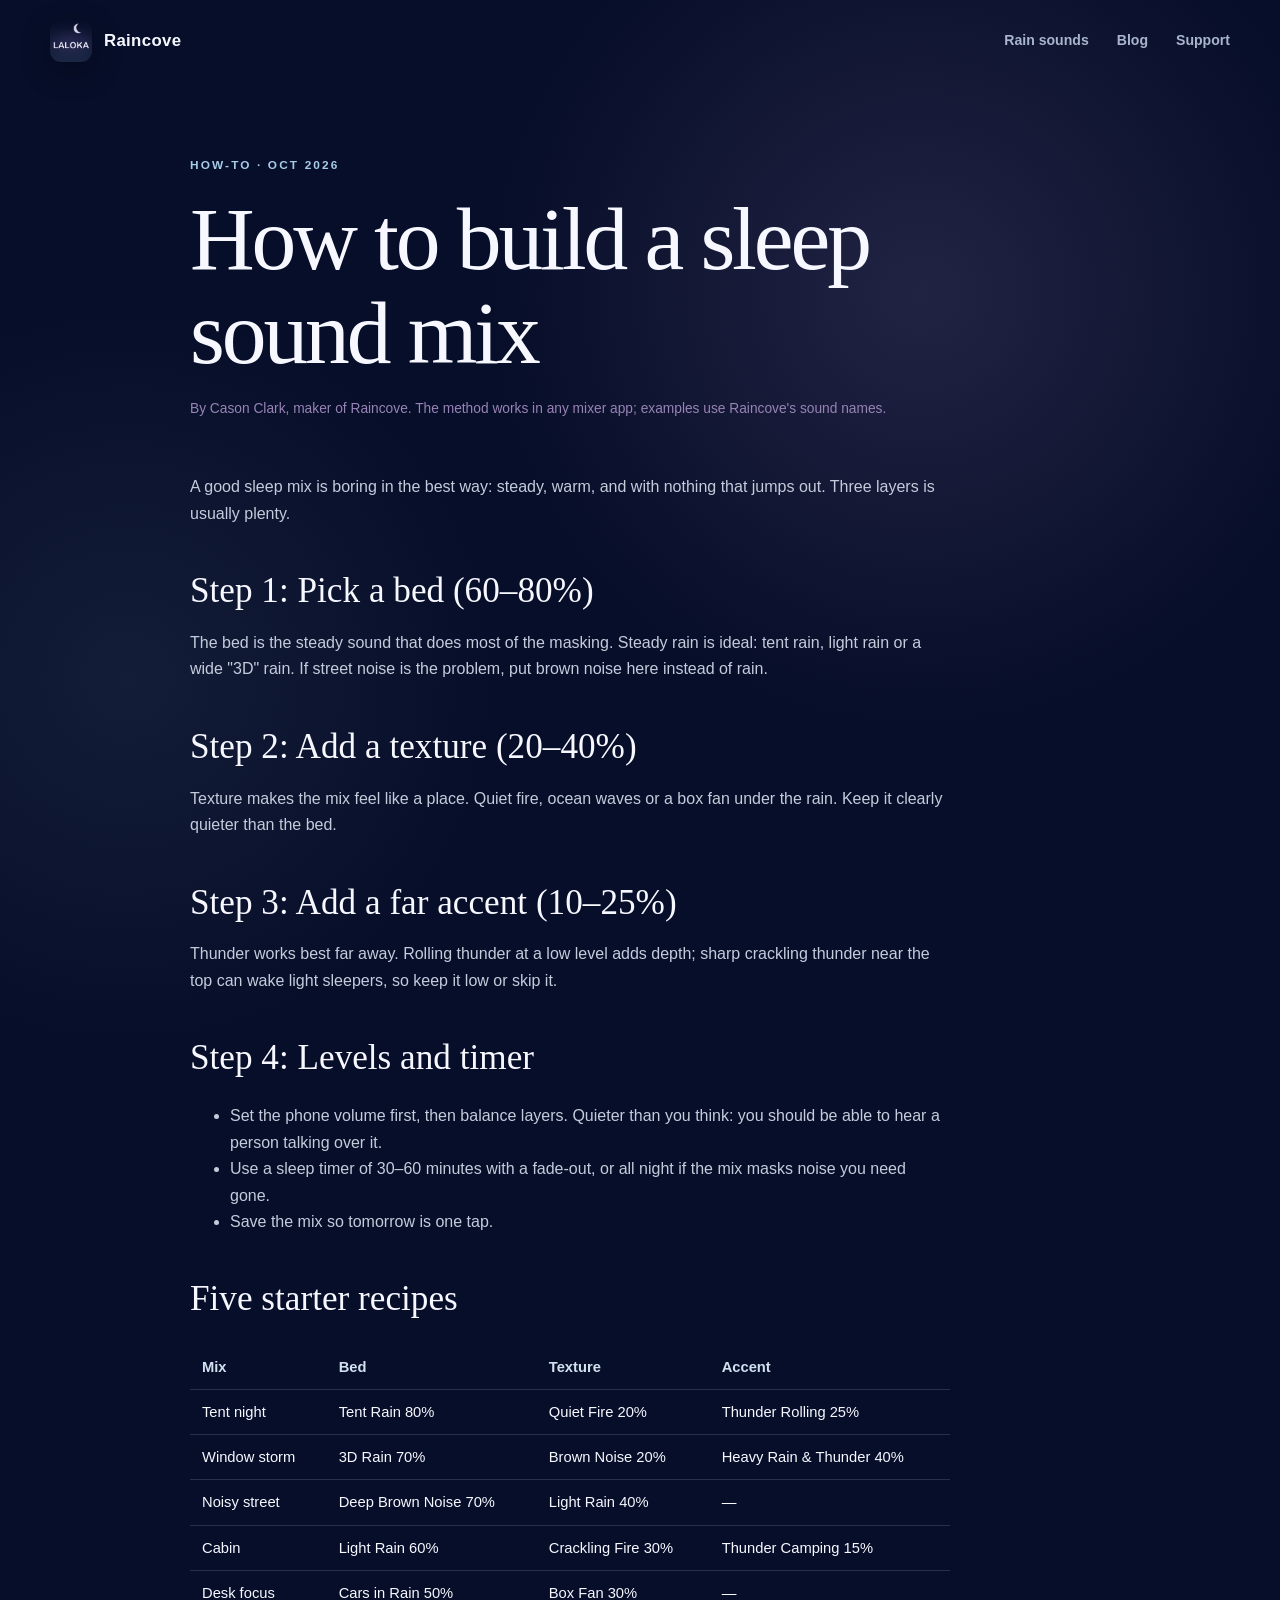
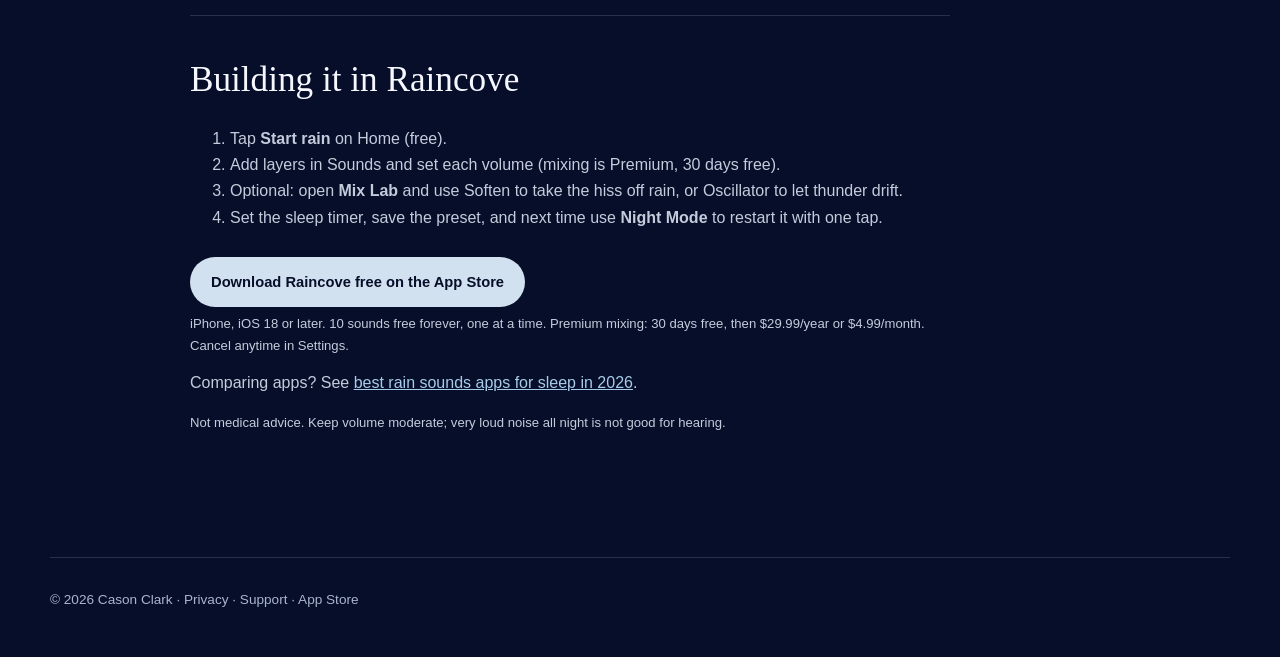
<file: blog/how-to-build-a-sleep-sound-mix/index.html>
<!doctype html>
<html lang="en">
<head>
  <meta charset="utf-8">
  <meta name="viewport" content="width=device-width, initial-scale=1">
  <title>How to Build a Sleep Sound Mix (Rain, Thunder, Fire, Brown Noise)</title>
  <meta name="description" content="A simple three-layer method for building a sleep sound mix: a steady bed, a soft texture and a far-away accent, plus levels and timer settings that won&#x27;t wake you.">
  <link rel="canonical" href="https://ai-ev1lc0rp.github.io/seren-legal/blog/how-to-build-a-sleep-sound-mix/">
  <meta name="theme-color" content="#070e29">
  <meta name="apple-itunes-app" content="app-id=6794245637">
  <meta property="og:title" content="How to Build a Sleep Sound Mix (Rain, Thunder, Fire, Brown Noise)">
  <meta property="og:description" content="A simple three-layer method for building a sleep sound mix: a steady bed, a soft texture and a far-away accent, plus levels and timer settings that won&#x27;t wake you.">
  <meta property="og:type" content="article">
  <meta property="og:url" content="https://ai-ev1lc0rp.github.io/seren-legal/blog/how-to-build-a-sleep-sound-mix/">
  <meta property="og:image" content="https://ai-ev1lc0rp.github.io/seren-legal/assets/app-icon.png">
  <meta name="twitter:card" content="summary">
  <link rel="icon" href="../../assets/app-icon.png">
  <link rel="stylesheet" href="../../styles.css">
  <link rel="stylesheet" href="../../blog.css">
  <script type="application/ld+json">{"@context": "https://schema.org", "@type": "HowTo", "name": "How to build a sleep sound mix", "step": [{"@type": "HowToStep", "name": "Pick a bed"}, {"@type": "HowToStep", "name": "Add a texture"}, {"@type": "HowToStep", "name": "Add a far accent"}, {"@type": "HowToStep", "name": "Set levels and a fade-out timer"}]}</script>
</head>
<body>
  <header class="site-header compact">
    <a class="brand" href="../../" aria-label="Raincove home">
      <img src="../../assets/app-icon.png" alt="" width="42" height="42">
      <span>Raincove</span>
    </a>
    <nav aria-label="Main navigation">
      <a href="../../rain-sounds/">Rain sounds</a>
      <a href="../../blog/">Blog</a>
      <a href="../../support.html">Support</a>
    </nav>
  </header>

  <main class="document-page">
    <div class="document-heading">
      <p class="eyebrow">How-to · Oct 2026</p>
      <h1>How to build a sleep sound mix</h1>
      <p class="meta">By Cason Clark, maker of Raincove. The method works in any mixer app; examples use Raincove's sound names.</p>
    </div>
    <section class="prose">
      <p>A good sleep mix is boring in the best way: steady, warm, and with nothing that jumps out. Three layers is usually plenty.</p>
      <h2>Step 1: Pick a bed (60–80%)</h2>
      <p>The bed is the steady sound that does most of the masking. Steady rain is ideal: tent rain, light rain or a wide "3D" rain. If street noise is the problem, put brown noise here instead of rain.</p>
      <h2>Step 2: Add a texture (20–40%)</h2>
      <p>Texture makes the mix feel like a place. Quiet fire, ocean waves or a box fan under the rain. Keep it clearly quieter than the bed.</p>
      <h2>Step 3: Add a far accent (10–25%)</h2>
      <p>Thunder works best far away. Rolling thunder at a low level adds depth; sharp crackling thunder near the top can wake light sleepers, so keep it low or skip it.</p>
      <h2>Step 4: Levels and timer</h2>
      <ul>
        <li>Set the phone volume first, then balance layers. Quieter than you think: you should be able to hear a person talking over it.</li>
        <li>Use a sleep timer of 30–60 minutes with a fade-out, or all night if the mix masks noise you need gone.</li>
        <li>Save the mix so tomorrow is one tap.</li>
      </ul>
      <h2>Five starter recipes</h2>
      <table>
        <tr><th>Mix</th><th>Bed</th><th>Texture</th><th>Accent</th></tr>
        <tr><td>Tent night</td><td>Tent Rain 80%</td><td>Quiet Fire 20%</td><td>Thunder Rolling 25%</td></tr>
        <tr><td>Window storm</td><td>3D Rain 70%</td><td>Brown Noise 20%</td><td>Heavy Rain &amp; Thunder 40%</td></tr>
        <tr><td>Noisy street</td><td>Deep Brown Noise 70%</td><td>Light Rain 40%</td><td>—</td></tr>
        <tr><td>Cabin</td><td>Light Rain 60%</td><td>Crackling Fire 30%</td><td>Thunder Camping 15%</td></tr>
        <tr><td>Desk focus</td><td>Cars in Rain 50%</td><td>Box Fan 30%</td><td>—</td></tr>
      </table>
      <h2>Building it in Raincove</h2>
      <ol>
        <li>Tap <strong>Start rain</strong> on Home (free).</li>
        <li>Add layers in Sounds and set each volume (mixing is Premium, 30 days free).</li>
        <li>Optional: open <strong>Mix Lab</strong> and use Soften to take the hiss off rain, or Oscillator to let thunder drift.</li>
        <li>Set the sleep timer, save the preset, and next time use <strong>Night Mode</strong> to restart it with one tap.</li>
      </ol>
      <p class="cta-row"><a class="button primary" href="https://apps.apple.com/app/apple-store/id6794245637?pt=129209463&ct=blog-mix-guide&mt=8">Download Raincove free on the App Store</a></p>
<p class="fine">iPhone, iOS 18 or later. 10 sounds free forever, one at a time. Premium mixing: 30 days free, then $29.99/year or $4.99/month. Cancel anytime in Settings.</p>
      <p>Comparing apps? See <a href="../best-rain-sounds-for-sleep-2026/">best rain sounds apps for sleep in 2026</a>.</p>
      <p class="fine">Not medical advice. Keep volume moderate; very loud noise all night is not good for hearing.</p>
    </section>
  </main>

  <footer>
    <p>© 2026 Cason Clark · <a href="../../privacy.html">Privacy</a> · <a href="../../support.html">Support</a> · <a href="https://apps.apple.com/app/apple-store/id6794245637?pt=129209463&ct=blog-mix-guide&mt=8">App Store</a></p>
  </footer>
</body>
</html>
</file>
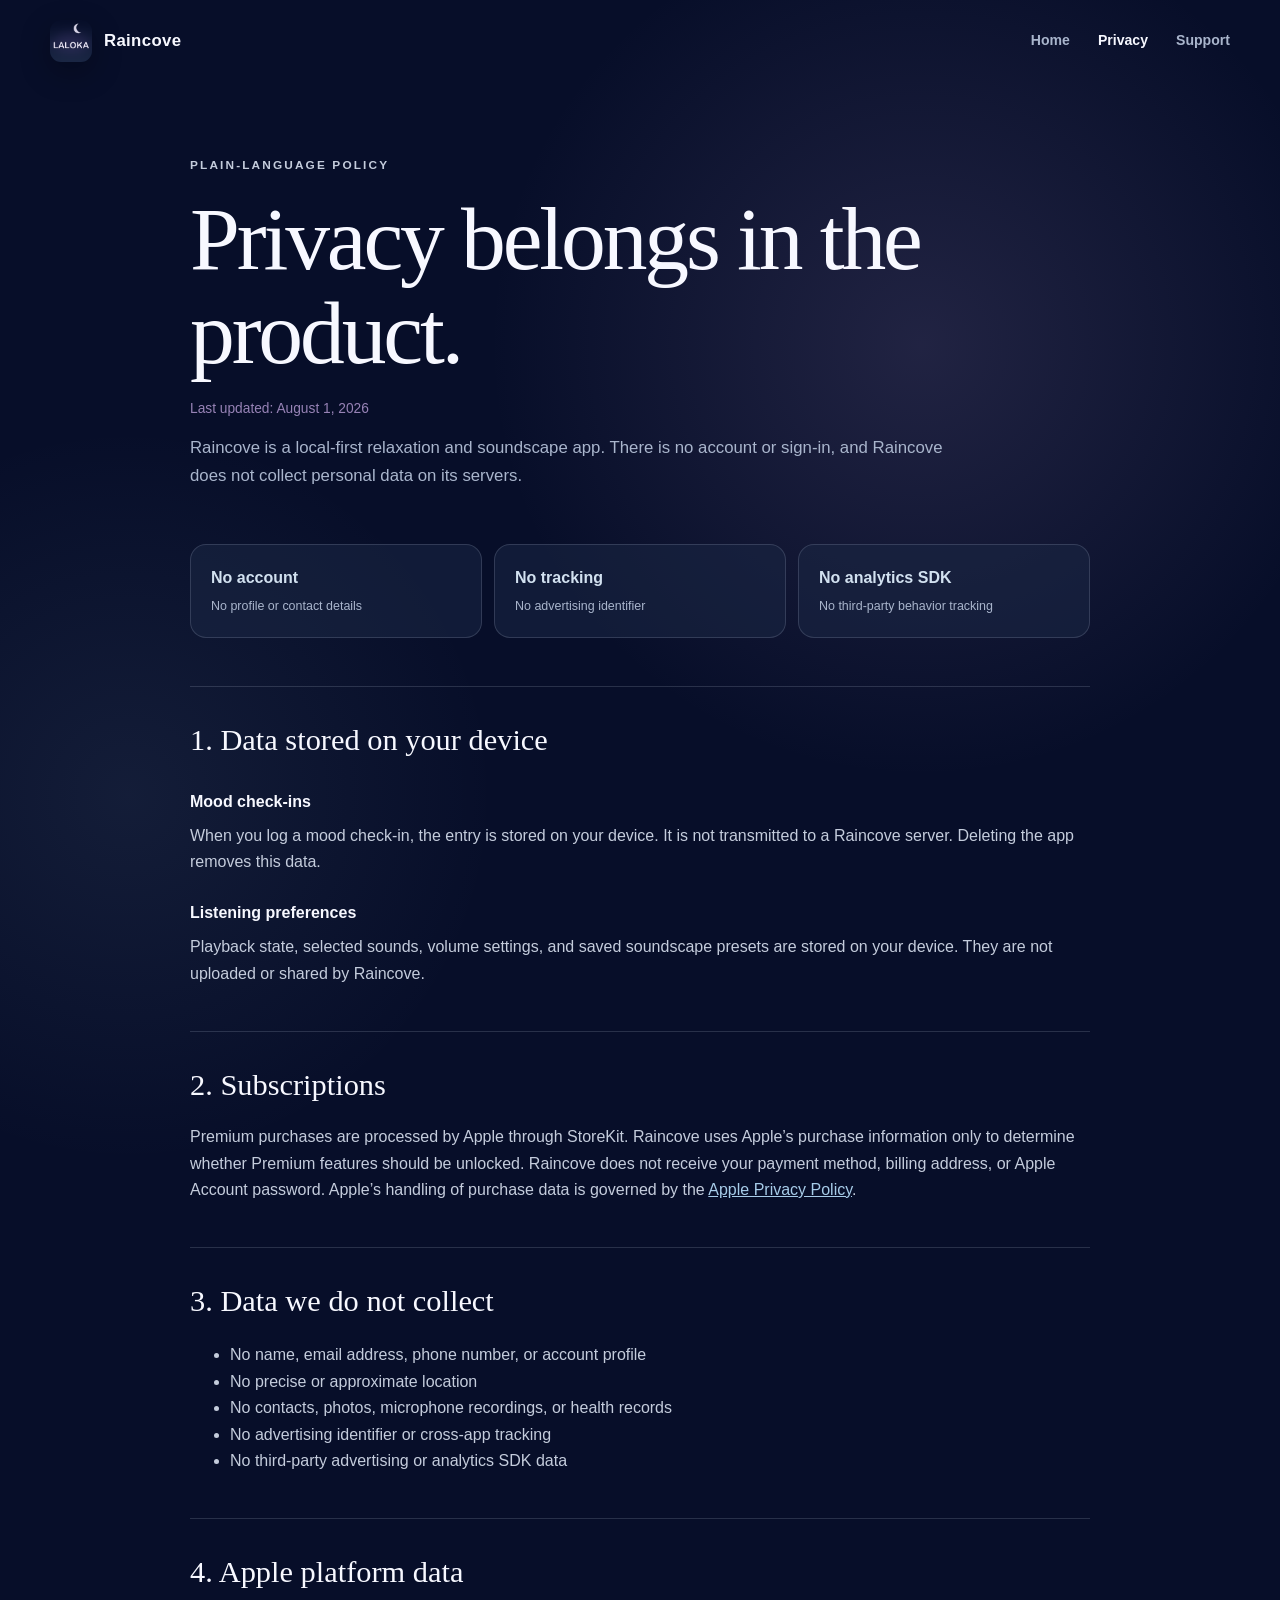
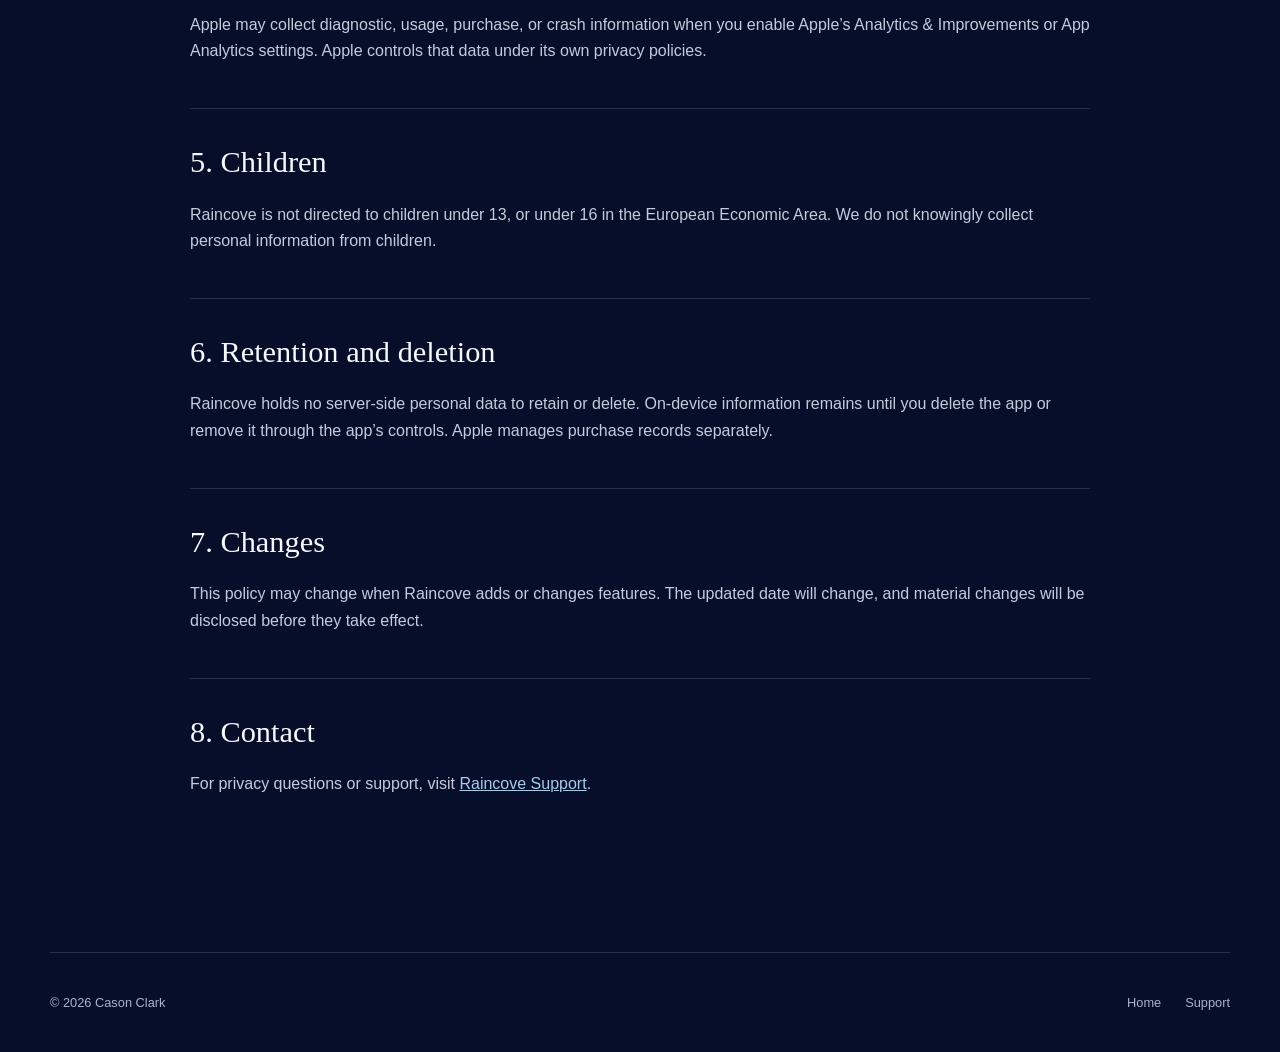
<file: privacy.html>
<!doctype html>
<html lang="en">
<head>
  <meta charset="utf-8">
  <meta name="viewport" content="width=device-width, initial-scale=1">
  <title>Raincove Privacy Policy</title>
  <meta name="description" content="Raincove is private by design: no account, no advertising SDK, and no third-party analytics.">
  <meta name="theme-color" content="#070e29">
  <link rel="icon" href="./assets/app-icon.png">
  <link rel="stylesheet" href="./styles.css">
</head>
<body>
  <header class="site-header compact">
    <a class="brand" href="./" aria-label="Raincove home">
      <img src="./assets/app-icon.png" alt="" width="42" height="42">
      <span>Raincove</span>
    </a>
    <nav aria-label="Main navigation">
      <a href="./">Home</a>
      <a aria-current="page" href="./privacy.html">Privacy</a>
      <a href="./support.html">Support</a>
    </nav>
  </header>

  <main class="document-page legal-document">
    <div class="document-heading">
      <p class="eyebrow">Plain-language policy</p>
      <h1>Privacy belongs in the product.</h1>
      <p class="meta">Last updated: August 1, 2026</p>
      <p>Raincove is a local-first relaxation and soundscape app. There is no account or sign-in, and Raincove does not collect personal data on its servers.</p>
    </div>

    <div class="privacy-summary">
      <div><strong>No account</strong><span>No profile or contact details</span></div>
      <div><strong>No tracking</strong><span>No advertising identifier</span></div>
      <div><strong>No analytics SDK</strong><span>No third-party behavior tracking</span></div>
    </div>

    <section>
      <h2>1. Data stored on your device</h2>
      <h3>Mood check-ins</h3>
      <p>When you log a mood check-in, the entry is stored on your device. It is not transmitted to a Raincove server. Deleting the app removes this data.</p>
      <h3>Listening preferences</h3>
      <p>Playback state, selected sounds, volume settings, and saved soundscape presets are stored on your device. They are not uploaded or shared by Raincove.</p>
    </section>

    <section>
      <h2>2. Subscriptions</h2>
      <p>Premium purchases are processed by Apple through StoreKit. Raincove uses Apple’s purchase information only to determine whether Premium features should be unlocked. Raincove does not receive your payment method, billing address, or Apple Account password. Apple’s handling of purchase data is governed by the <a href="https://www.apple.com/privacy/">Apple Privacy Policy</a>.</p>
    </section>

    <section>
      <h2>3. Data we do not collect</h2>
      <ul>
        <li>No name, email address, phone number, or account profile</li>
        <li>No precise or approximate location</li>
        <li>No contacts, photos, microphone recordings, or health records</li>
        <li>No advertising identifier or cross-app tracking</li>
        <li>No third-party advertising or analytics SDK data</li>
      </ul>
    </section>

    <section>
      <h2>4. Apple platform data</h2>
      <p>Apple may collect diagnostic, usage, purchase, or crash information when you enable Apple’s Analytics &amp; Improvements or App Analytics settings. Apple controls that data under its own privacy policies.</p>
    </section>

    <section>
      <h2>5. Children</h2>
      <p>Raincove is not directed to children under 13, or under 16 in the European Economic Area. We do not knowingly collect personal information from children.</p>
    </section>

    <section>
      <h2>6. Retention and deletion</h2>
      <p>Raincove holds no server-side personal data to retain or delete. On-device information remains until you delete the app or remove it through the app’s controls. Apple manages purchase records separately.</p>
    </section>

    <section>
      <h2>7. Changes</h2>
      <p>This policy may change when Raincove adds or changes features. The updated date will change, and material changes will be disclosed before they take effect.</p>
    </section>

    <section>
      <h2>8. Contact</h2>
      <p>For privacy questions or support, visit <a href="./support.html">Raincove Support</a>.</p>
    </section>
  </main>

  <footer>
    <span>© 2026 Cason Clark</span>
    <a href="./">Home</a>
    <a href="./support.html">Support</a>
  </footer>
</body>
</html>
</file>
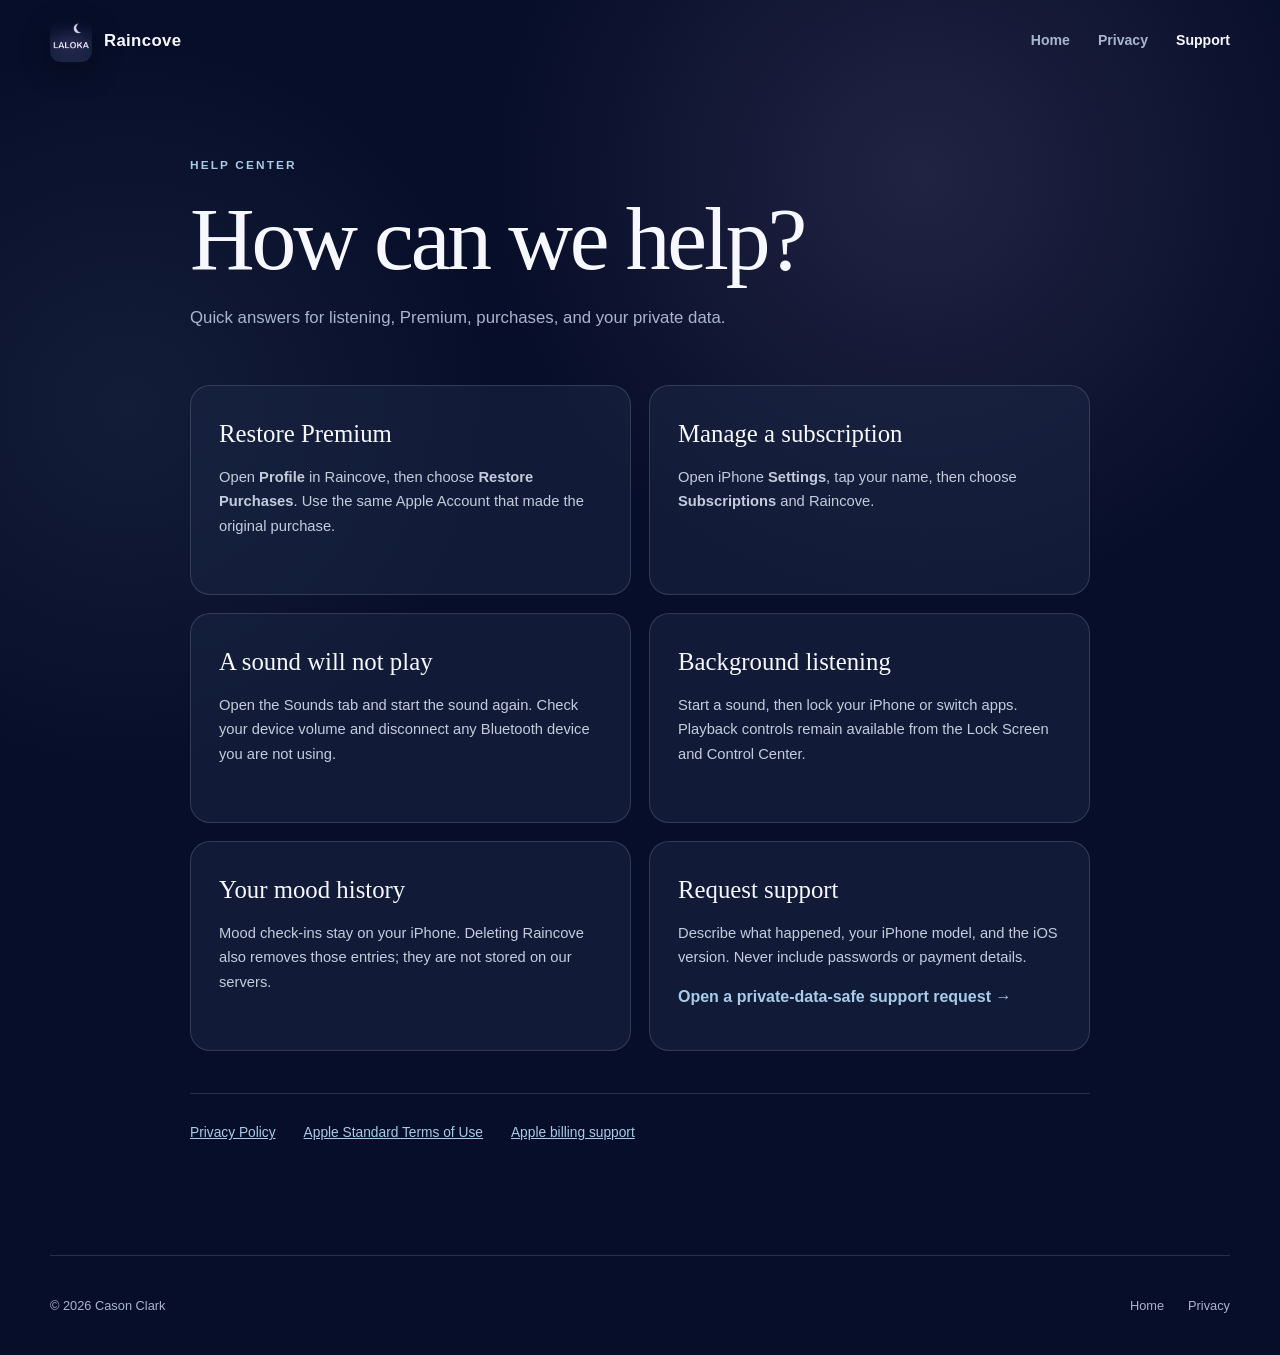
<file: support.html>
<!doctype html>
<html lang="en">
<head>
  <meta charset="utf-8">
  <meta name="viewport" content="width=device-width, initial-scale=1">
  <title>Raincove Support</title>
  <meta name="description" content="Help with Raincove sounds, subscriptions, purchases, breathing, meditation, and privacy.">
  <meta name="theme-color" content="#070e29">
  <link rel="icon" href="./assets/app-icon.png">
  <link rel="stylesheet" href="./styles.css">
</head>
<body>
  <header class="site-header compact">
    <a class="brand" href="./" aria-label="Raincove home">
      <img src="./assets/app-icon.png" alt="" width="42" height="42">
      <span>Raincove</span>
    </a>
    <nav aria-label="Main navigation">
      <a href="./">Home</a>
      <a href="./privacy.html">Privacy</a>
      <a aria-current="page" href="./support.html">Support</a>
    </nav>
  </header>

  <main class="document-page">
    <div class="document-heading">
      <p class="eyebrow">Help center</p>
      <h1>How can we help?</h1>
      <p>Quick answers for listening, Premium, purchases, and your private data.</p>
    </div>

    <div class="support-grid">
      <section class="support-card">
        <h2>Restore Premium</h2>
        <p>Open <strong>Profile</strong> in Raincove, then choose <strong>Restore Purchases</strong>. Use the same Apple Account that made the original purchase.</p>
      </section>
      <section class="support-card">
        <h2>Manage a subscription</h2>
        <p>Open iPhone <strong>Settings</strong>, tap your name, then choose <strong>Subscriptions</strong> and Raincove.</p>
      </section>
      <section class="support-card">
        <h2>A sound will not play</h2>
        <p>Open the Sounds tab and start the sound again. Check your device volume and disconnect any Bluetooth device you are not using.</p>
      </section>
      <section class="support-card">
        <h2>Background listening</h2>
        <p>Start a sound, then lock your iPhone or switch apps. Playback controls remain available from the Lock Screen and Control Center.</p>
      </section>
      <section class="support-card">
        <h2>Your mood history</h2>
        <p>Mood check-ins stay on your iPhone. Deleting Raincove also removes those entries; they are not stored on our servers.</p>
      </section>
      <section class="support-card">
        <h2>Request support</h2>
        <p>Describe what happened, your iPhone model, and the iOS version. Never include passwords or payment details.</p>
        <a class="text-link" href="https://github.com/ai-Ev1lC0rP/seren-legal/issues/new">Open a private-data-safe support request <span aria-hidden="true">→</span></a>
      </section>
    </div>

    <section class="legal-links">
      <a href="./privacy.html">Privacy Policy</a>
      <a href="https://www.apple.com/legal/internet-services/itunes/dev/stdeula/">Apple Standard Terms of Use</a>
      <a href="https://support.apple.com/billing">Apple billing support</a>
    </section>
  </main>

  <footer>
    <span>© 2026 Cason Clark</span>
    <a href="./">Home</a>
    <a href="./privacy.html">Privacy</a>
  </footer>
</body>
</html>
</file>
<file: styles.css>
:root {
  color-scheme: dark;
  --deep: #070e29;
  --navy: #101936;
  --surface: #1a2744;
  --surface-soft: #202e4d;
  --lavender: #9783b6;
  --moonlight: #a7cce9;
  --silver: #d2e1f0;
  --white: #f7f8ff;
  --muted: #a9b5cc;
  --line: rgba(210, 225, 240, 0.16);
  --max: 1180px;
  --display: "Iowan Old Style", "Baskerville", "Times New Roman", serif;
  --body: -apple-system, BlinkMacSystemFont, "Segoe UI", sans-serif;
}

* { box-sizing: border-box; }

html { scroll-behavior: smooth; }

body {
  margin: 0;
  background:
    radial-gradient(circle at 72% 13%, rgba(151, 131, 182, 0.18), transparent 27rem),
    radial-gradient(circle at 10% 30%, rgba(167, 204, 233, 0.08), transparent 23rem),
    var(--deep);
  color: var(--white);
  font-family: var(--body);
  line-height: 1.65;
  -webkit-font-smoothing: antialiased;
}

img { display: block; max-width: 100%; }

a { color: var(--moonlight); }

a:focus-visible,
button:focus-visible {
  outline: 3px solid var(--moonlight);
  outline-offset: 4px;
  border-radius: 5px;
}

.site-header,
footer {
  width: min(calc(100% - 40px), var(--max));
  margin: 0 auto;
  display: flex;
  align-items: center;
  justify-content: space-between;
}

.site-header { min-height: 92px; }
.site-header.compact { min-height: 82px; }

.brand {
  display: inline-flex;
  align-items: center;
  gap: 12px;
  color: var(--white);
  font-size: 1.05rem;
  font-weight: 700;
  letter-spacing: 0.02em;
  text-decoration: none;
}

.brand img { border-radius: 11px; box-shadow: 0 10px 30px rgba(0,0,0,0.3); }

nav { display: flex; align-items: center; gap: 28px; }

nav a {
  color: var(--muted);
  font-size: 0.88rem;
  font-weight: 600;
  text-decoration: none;
}

nav a:hover,
nav a[aria-current="page"] { color: var(--white); }

main { overflow: hidden; }

.hero {
  width: min(calc(100% - 40px), var(--max));
  min-height: 720px;
  margin: 0 auto;
  display: grid;
  grid-template-columns: 1.05fr 0.95fr;
  align-items: center;
  gap: 6vw;
  padding: 56px 0 100px;
}

.eyebrow {
  margin: 0 0 16px;
  color: var(--moonlight);
  font-size: 0.74rem;
  font-weight: 800;
  letter-spacing: 0.18em;
  text-transform: uppercase;
}

h1, h2, h3, p { margin-top: 0; }

.hero h1 {
  margin-bottom: 28px;
  font-family: var(--display);
  font-size: clamp(4.25rem, 8.8vw, 7.7rem);
  font-weight: 400;
  letter-spacing: -0.065em;
  line-height: 0.83;
}

.hero h1 em { color: var(--silver); font-weight: 400; }

.lede {
  max-width: 36rem;
  margin-bottom: 32px;
  color: #c4ccdc;
  font-size: clamp(1.05rem, 2vw, 1.28rem);
  line-height: 1.6;
}

.hero-actions { display: flex; flex-wrap: wrap; gap: 12px; }

.button {
  display: inline-flex;
  min-height: 50px;
  align-items: center;
  justify-content: center;
  padding: 12px 20px;
  border: 1px solid transparent;
  border-radius: 999px;
  font-size: 0.92rem;
  font-weight: 750;
  text-decoration: none;
  transition: transform 180ms ease, background 180ms ease;
}

.button:hover { transform: translateY(-2px); }
.button.primary { background: var(--silver); color: var(--deep); }
.button.secondary { border-color: var(--line); background: rgba(255,255,255,0.025); color: var(--white); }

.trust-list {
  display: flex;
  flex-wrap: wrap;
  gap: 12px 26px;
  margin: 30px 0 0;
  padding: 0;
  color: var(--muted);
  font-size: 0.82rem;
  list-style: none;
}

.trust-list li::before { content: "✓"; margin-right: 7px; color: var(--moonlight); }

.hero-visual {
  position: relative;
  min-height: 600px;
  display: grid;
  place-items: center;
}

.hero-phone {
  position: relative;
  z-index: 2;
  width: min(58%, 330px);
  border: 1px solid rgba(210,225,240,0.28);
  border-radius: 42px;
  box-shadow: 0 45px 100px rgba(0,0,0,0.55);
}

.moon-orbit {
  position: absolute;
  width: min(94%, 570px);
  aspect-ratio: 1;
  border: 1px solid rgba(167,204,233,0.25);
  border-radius: 50%;
  box-shadow: inset 0 0 90px rgba(151,131,182,0.12), 0 0 100px rgba(167,204,233,0.08);
  animation: breathe 7s ease-in-out infinite;
}

.moon-orbit::before,
.moon-orbit::after {
  position: absolute;
  content: "";
  border: 1px solid rgba(167,204,233,0.13);
  border-radius: inherit;
  inset: 10%;
}

.moon-orbit::after { inset: 23%; }

.mix-note {
  position: absolute;
  z-index: 3;
  display: flex;
  align-items: center;
  gap: 9px;
  padding: 9px 13px;
  border: 1px solid var(--line);
  border-radius: 999px;
  background: rgba(16,25,54,0.9);
  box-shadow: 0 15px 35px rgba(0,0,0,0.3);
  color: var(--silver);
  font-size: 0.75rem;
  backdrop-filter: blur(16px);
}

.mix-note span { width: 7px; height: 7px; border-radius: 50%; background: var(--moonlight); box-shadow: 0 0 10px var(--moonlight); }
.note-rain { top: 16%; left: 4%; }
.note-fire { right: 2%; top: 39%; }
.note-thunder { bottom: 16%; left: 1%; }

@keyframes breathe { 50% { transform: scale(1.035); opacity: 0.76; } }

.promise {
  padding: 110px max(20px, calc((100vw - var(--max)) / 2));
  border-block: 1px solid var(--line);
  background: linear-gradient(90deg, rgba(151,131,182,0.13), rgba(167,204,233,0.05));
}

.promise > * { max-width: 900px; }
.promise > p:first-child { margin-bottom: 18px; color: var(--lavender); font-weight: 750; }
.promise h2 { margin-bottom: 20px; font-family: var(--display); font-size: clamp(2.4rem, 5vw, 4.8rem); font-weight: 400; line-height: 1.05; }
.promise > p:last-child { color: var(--muted); font-size: 1.02rem; }

.experience { width: min(calc(100% - 40px), var(--max)); margin: 0 auto; padding: 120px 0; }
.section-heading { max-width: 650px; margin-bottom: 62px; }
.section-heading h2,
.privacy-callout h2,
.final-cta h2,
.document-heading h1 { margin-bottom: 18px; font-family: var(--display); font-size: clamp(2.6rem, 5vw, 4.8rem); font-weight: 400; line-height: 1.05; letter-spacing: -0.035em; }
.section-heading > p:last-child,
.document-heading > p:last-child { color: var(--muted); font-size: 1.05rem; }

.phone-gallery { display: grid; grid-template-columns: repeat(3, 1fr); gap: 34px; align-items: start; }
.phone-card { text-align: center; }
.phone-card.featured { padding-top: 58px; }
.phone-frame { width: min(82%, 310px); margin: 0 auto 28px; padding: 8px; border: 1px solid var(--line); border-radius: 39px; background: rgba(255,255,255,0.025); box-shadow: 0 30px 75px rgba(0,0,0,0.38); }
.phone-frame img { border-radius: 31px; }
.card-kicker { margin-bottom: 8px; color: var(--lavender); font-size: 0.72rem; font-weight: 800; letter-spacing: 0.16em; text-transform: uppercase; }
.phone-card h3 { margin-bottom: 8px; font-family: var(--display); font-size: 1.55rem; font-weight: 400; }
.phone-card > p:last-child { max-width: 20rem; margin-inline: auto; color: var(--muted); font-size: 0.9rem; }

.privacy-callout {
  width: min(calc(100% - 40px), var(--max));
  margin: 0 auto 120px;
  padding: 72px;
  display: grid;
  grid-template-columns: 1fr 1fr;
  gap: 70px;
  align-items: center;
  border: 1px solid var(--line);
  border-radius: 32px;
  background: linear-gradient(135deg, rgba(151,131,182,0.13), rgba(26,39,68,0.7));
}

.privacy-copy p { color: #c4ccdc; }
.privacy-copy a,
.text-link { font-weight: 750; text-decoration: none; }

.final-cta {
  width: min(calc(100% - 40px), var(--max));
  margin: 0 auto 90px;
  display: grid;
  grid-template-columns: auto 1fr auto;
  gap: 30px;
  align-items: center;
}
.final-cta img { border-radius: 26px; box-shadow: 0 20px 55px rgba(0,0,0,0.4); }
.final-cta h2 { margin-bottom: 8px; font-size: clamp(2rem, 4vw, 3.5rem); }
.final-cta p:not(.eyebrow) { margin-bottom: 0; color: var(--muted); }

footer { min-height: 100px; justify-content: flex-start; gap: 24px; border-top: 1px solid var(--line); color: var(--muted); font-size: 0.8rem; }
footer span { margin-right: auto; }
footer a { color: var(--muted); text-decoration: none; }
footer a:hover { color: var(--white); }

.document-page { width: min(calc(100% - 40px), 900px); margin: 0 auto; padding: 74px 0 110px; overflow: visible; }
.document-heading { max-width: 760px; margin-bottom: 54px; }
.document-heading h1 { font-size: clamp(3.2rem, 7vw, 6rem); }
.meta { color: var(--lavender) !important; font-size: 0.86rem !important; }
.support-grid { display: grid; grid-template-columns: 1fr 1fr; gap: 18px; }
.support-card { min-height: 210px; padding: 28px; border: 1px solid var(--line); border-radius: 20px; background: rgba(26,39,68,0.58); }
.support-card h2 { margin-bottom: 10px; font-family: var(--display); font-size: 1.55rem; font-weight: 400; }
.support-card p { color: #c4ccdc; font-size: 0.92rem; }
.legal-links { display: flex; flex-wrap: wrap; gap: 14px 28px; margin-top: 42px; padding-top: 28px; border-top: 1px solid var(--line); }
.legal-links a { font-size: 0.86rem; }

.legal-document section { padding: 28px 0; border-top: 1px solid var(--line); }
.legal-document h2 { margin-bottom: 14px; font-family: var(--display); font-size: 1.9rem; font-weight: 400; }
.legal-document h3 { margin: 24px 0 8px; font-size: 1rem; }
.legal-document p,
.legal-document li { color: #c4ccdc; }
.privacy-summary { display: grid; grid-template-columns: repeat(3, 1fr); gap: 12px; margin-bottom: 48px; }
.privacy-summary div { padding: 20px; border: 1px solid var(--line); border-radius: 16px; background: rgba(26,39,68,0.58); }
.privacy-summary strong,
.privacy-summary span { display: block; }
.privacy-summary strong { margin-bottom: 5px; color: var(--silver); }
.privacy-summary span { color: var(--muted); font-size: 0.78rem; }

@media (max-width: 820px) {
  .hero { grid-template-columns: 1fr; padding-top: 76px; }
  .hero-copy { max-width: 630px; }
  .hero-visual { min-height: 590px; }
  .privacy-callout { grid-template-columns: 1fr; gap: 22px; padding: 44px; }
  .final-cta { grid-template-columns: auto 1fr; }
  .final-cta .button { grid-column: 1 / -1; justify-self: start; }
}

@media (max-width: 660px) {
  .site-header { min-height: 76px; }
  .brand span { display: none; }
  nav { gap: 18px; }
  nav a { font-size: 0.8rem; }
  .hero { min-height: auto; padding: 58px 0 70px; }
  .hero h1 { font-size: clamp(3.9rem, 20vw, 5.5rem); }
  .hero-visual { min-height: 510px; }
  .hero-phone { width: min(61%, 290px); border-radius: 34px; }
  .note-rain { left: -2%; }
  .note-fire { right: -2%; }
  .promise { padding-block: 78px; }
  .experience { padding-block: 85px; }
  .phone-gallery { grid-template-columns: 1fr; gap: 70px; }
  .phone-card.featured { padding-top: 0; }
  .phone-frame { width: min(72%, 310px); }
  .privacy-callout { margin-bottom: 90px; padding: 34px 26px; border-radius: 24px; }
  .final-cta { grid-template-columns: 1fr; text-align: left; }
  .final-cta img { width: 82px; }
  footer { flex-wrap: wrap; padding-block: 26px; gap: 12px 20px; }
  footer span { flex-basis: 100%; }
  .document-page { padding-top: 56px; }
  .support-grid,
  .privacy-summary { grid-template-columns: 1fr; }
  .support-card { min-height: auto; }
}

@media (prefers-reduced-motion: reduce) {
  html { scroll-behavior: auto; }
  *, *::before, *::after { animation-duration: 0.01ms !important; animation-iteration-count: 1 !important; transition-duration: 0.01ms !important; }
}
</file>
<file: blog.css>
/* Additive styles for /rain-sounds, /blog, /mix. Loaded after styles.css. */
.prose { max-width: 760px; }
.prose h2 { margin: 2.2rem 0 0.6rem; font-family: var(--display); font-weight: 400; font-size: clamp(1.6rem, 3vw, 2.2rem); }
.prose h3 { margin: 1.4rem 0 0.3rem; font-size: 1.05rem; }
.prose p, .prose li { color: #c4ccdc; }
.prose table { width: 100%; border-collapse: collapse; margin: 1rem 0 1.6rem; font-size: 0.92rem; }
.prose th, .prose td { text-align: left; padding: 10px 12px; border-bottom: 1px solid var(--line); vertical-align: top; }
.prose th { color: var(--silver); }
.cta-row { margin: 1.6rem 0 0.4rem; display: flex; flex-wrap: wrap; gap: 12px; }
.fine { color: var(--muted); font-size: 0.82rem; }
footer p { color: var(--muted); font-size: 0.85rem; }
</file>
